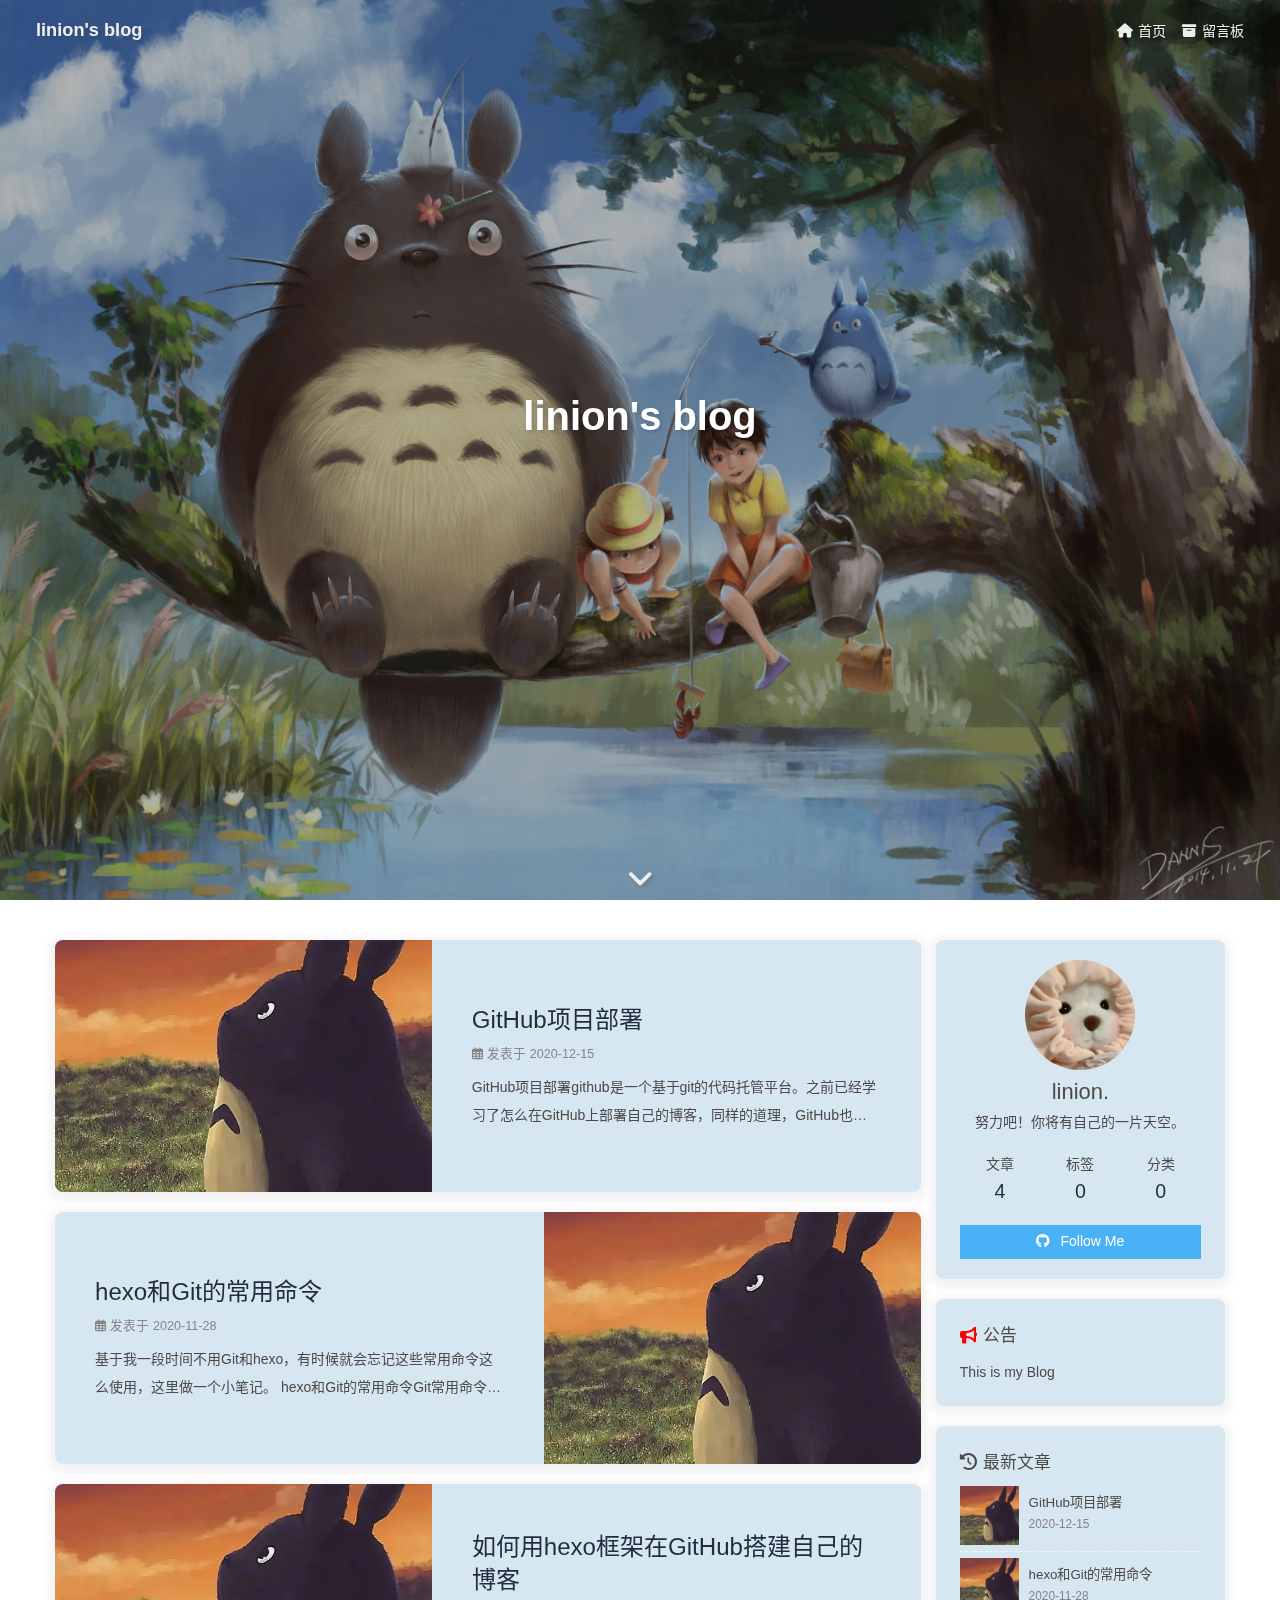
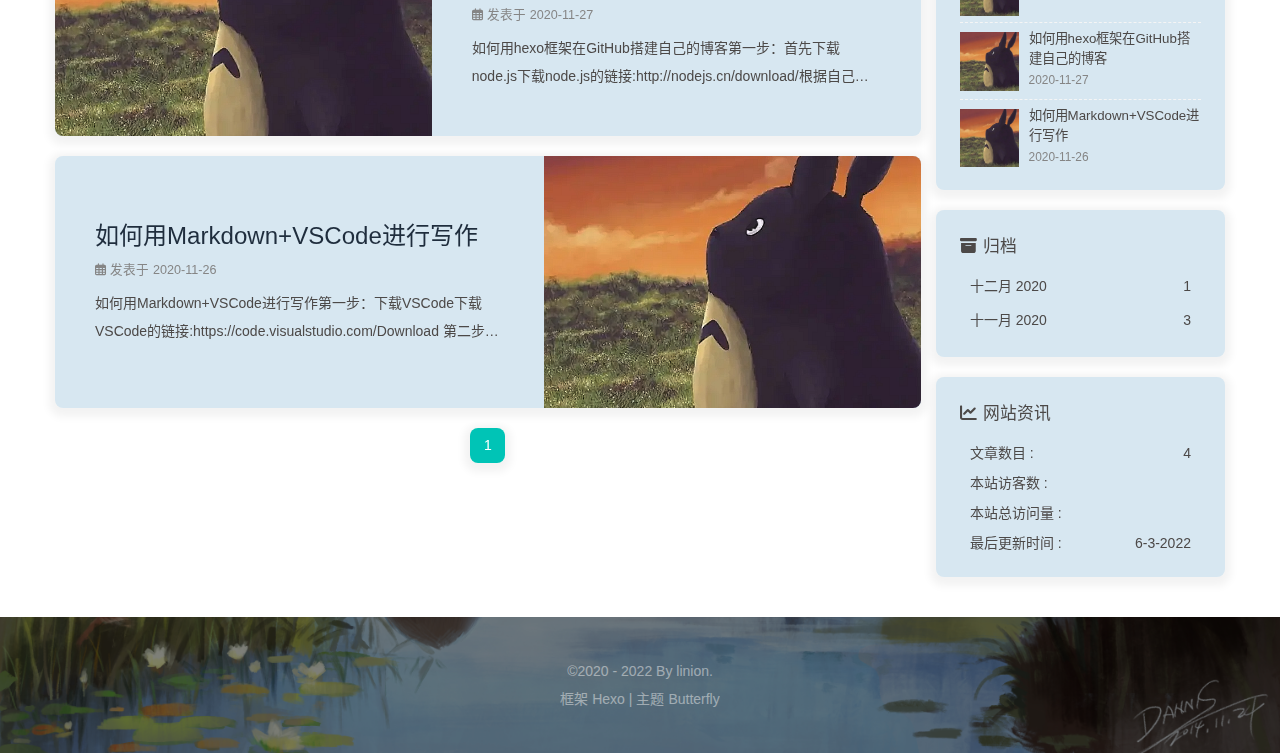
<file: index.html>
<!DOCTYPE html><html lang="zh-CN" data-theme="light"><head><meta charset="UTF-8"><meta http-equiv="X-UA-Compatible" content="IE=edge"><meta name="viewport" content="width=device-width, initial-scale=1.0, maximum-scale=1.0, user-scalable=no"><title>linion's blog</title><meta name="author" content="linion."><meta name="copyright" content="linion."><meta name="format-detection" content="telephone=no"><meta name="theme-color" content="ffffff"><meta name="description" content="努力吧！你将有自己的一片天空。">
<meta property="og:type" content="website">
<meta property="og:title" content="linion&#39;s blog">
<meta property="og:url" content="http://example.com/index.html">
<meta property="og:site_name" content="linion&#39;s blog">
<meta property="og:description" content="努力吧！你将有自己的一片天空。">
<meta property="og:locale" content="zh_CN">
<meta property="og:image" content="http://example.com/img/tx.jpg">
<meta property="article:author" content="linion.">
<meta name="twitter:card" content="summary">
<meta name="twitter:image" content="http://example.com/img/tx.jpg"><link rel="shortcut icon" href="/img/favicon.png"><link rel="canonical" href="http://example.com/"><link rel="preconnect" href="//cdn.jsdelivr.net"/><link rel="preconnect" href="//busuanzi.ibruce.info"/><link rel="stylesheet" href="/css/index.css"><link rel="stylesheet" href="https://cdn.jsdelivr.net/npm/@fortawesome/fontawesome-free@6/css/all.min.css" media="print" onload="this.media='all'"><link rel="stylesheet" href="https://cdn.jsdelivr.net/npm/@fancyapps/ui/dist/fancybox.css" media="print" onload="this.media='all'"><script>const GLOBAL_CONFIG = { 
  root: '/',
  algolia: undefined,
  localSearch: undefined,
  translate: undefined,
  noticeOutdate: undefined,
  highlight: {"plugin":"highlighjs","highlightCopy":true,"highlightLang":true,"highlightHeightLimit":false},
  copy: {
    success: '复制成功',
    error: '复制错误',
    noSupport: '浏览器不支持'
  },
  relativeDate: {
    homepage: false,
    post: false
  },
  runtime: '',
  date_suffix: {
    just: '刚刚',
    min: '分钟前',
    hour: '小时前',
    day: '天前',
    month: '个月前'
  },
  copyright: undefined,
  lightbox: 'fancybox',
  Snackbar: undefined,
  source: {
    justifiedGallery: {
      js: 'https://cdn.jsdelivr.net/npm/flickr-justified-gallery@2/dist/fjGallery.min.js',
      css: 'https://cdn.jsdelivr.net/npm/flickr-justified-gallery@2/dist/fjGallery.min.css'
    }
  },
  isPhotoFigcaption: false,
  islazyload: false,
  isAnchor: false
}</script><script id="config-diff">var GLOBAL_CONFIG_SITE = {
  title: 'linion\'s blog',
  isPost: false,
  isHome: true,
  isHighlightShrink: false,
  isToc: false,
  postUpdate: '2022-06-03 18:25:20'
}</script><noscript><style type="text/css">
  #nav {
    opacity: 1
  }
  .justified-gallery img {
    opacity: 1
  }

  #recent-posts time,
  #post-meta time {
    display: inline !important
  }
</style></noscript><script>(win=>{
    win.saveToLocal = {
      set: function setWithExpiry(key, value, ttl) {
        if (ttl === 0) return
        const now = new Date()
        const expiryDay = ttl * 86400000
        const item = {
          value: value,
          expiry: now.getTime() + expiryDay,
        }
        localStorage.setItem(key, JSON.stringify(item))
      },

      get: function getWithExpiry(key) {
        const itemStr = localStorage.getItem(key)

        if (!itemStr) {
          return undefined
        }
        const item = JSON.parse(itemStr)
        const now = new Date()

        if (now.getTime() > item.expiry) {
          localStorage.removeItem(key)
          return undefined
        }
        return item.value
      }
    }
  
    win.getScript = url => new Promise((resolve, reject) => {
      const script = document.createElement('script')
      script.src = url
      script.async = true
      script.onerror = reject
      script.onload = script.onreadystatechange = function() {
        const loadState = this.readyState
        if (loadState && loadState !== 'loaded' && loadState !== 'complete') return
        script.onload = script.onreadystatechange = null
        resolve()
      }
      document.head.appendChild(script)
    })
  
      win.activateDarkMode = function () {
        document.documentElement.setAttribute('data-theme', 'dark')
        if (document.querySelector('meta[name="theme-color"]') !== null) {
          document.querySelector('meta[name="theme-color"]').setAttribute('content', '#0d0d0d')
        }
      }
      win.activateLightMode = function () {
        document.documentElement.setAttribute('data-theme', 'light')
        if (document.querySelector('meta[name="theme-color"]') !== null) {
          document.querySelector('meta[name="theme-color"]').setAttribute('content', 'ffffff')
        }
      }
      const t = saveToLocal.get('theme')
    
          if (t === 'dark') activateDarkMode()
          else if (t === 'light') activateLightMode()
        
      const asideStatus = saveToLocal.get('aside-status')
      if (asideStatus !== undefined) {
        if (asideStatus === 'hide') {
          document.documentElement.classList.add('hide-aside')
        } else {
          document.documentElement.classList.remove('hide-aside')
        }
      }
    
    const detectApple = () => {
      if(/iPad|iPhone|iPod|Macintosh/.test(navigator.userAgent)){
        document.documentElement.classList.add('apple')
      }
    }
    detectApple()
    })(window)</script><meta name="generator" content="Hexo 6.2.0"></head><body><div id="web_bg"></div><div id="sidebar"><div id="menu-mask"></div><div id="sidebar-menus"><div class="avatar-img is-center"><img src="/img/tx.jpg" onerror="onerror=null;src='/img/friend_404.gif'" alt="avatar"/></div><div class="sidebar-site-data site-data is-center"><a href="/archives/"><div class="headline">文章</div><div class="length-num">4</div></a><a href="/tags/"><div class="headline">标签</div><div class="length-num">0</div></a><a href="/categories/"><div class="headline">分类</div><div class="length-num">0</div></a></div><hr/><div class="menus_items"><div class="menus_item"><a class="site-page" href="/"><i class="fa-fw fas fa-home"></i><span> 首页</span></a></div><div class="menus_item"><a class="site-page" href="/archives/"><i class="fa-fw fas fa-archive"></i><span> 留言板</span></a></div></div></div></div><div class="page" id="body-wrap"><header class="full_page" id="page-header" style="background-image: url('/img/lm.jpg')"><nav id="nav"><span id="blog_name"><a id="site-name" href="/">linion's blog</a></span><div id="menus"><div class="menus_items"><div class="menus_item"><a class="site-page" href="/"><i class="fa-fw fas fa-home"></i><span> 首页</span></a></div><div class="menus_item"><a class="site-page" href="/archives/"><i class="fa-fw fas fa-archive"></i><span> 留言板</span></a></div></div><div id="toggle-menu"><a class="site-page"><i class="fas fa-bars fa-fw"></i></a></div></div></nav><div id="site-info"><h1 id="site-title">linion's blog</h1></div><div id="scroll-down"><i class="fas fa-angle-down scroll-down-effects"></i></div></header><main class="layout" id="content-inner"><div class="recent-posts" id="recent-posts"><div class="recent-post-item"><div class="post_cover left"><a href="/2020/12/15/GitHub%E9%A1%B9%E7%9B%AE%E9%83%A8%E7%BD%B2/" title="GitHub项目部署"><img class="post_bg" src="/img/lm1.png" onerror="this.onerror=null;this.src='/img/lm1.png'" alt="GitHub项目部署"></a></div><div class="recent-post-info"><a class="article-title" href="/2020/12/15/GitHub%E9%A1%B9%E7%9B%AE%E9%83%A8%E7%BD%B2/" title="GitHub项目部署">GitHub项目部署</a><div class="article-meta-wrap"><span class="post-meta-date"><i class="far fa-calendar-alt"></i><span class="article-meta-label">发表于</span><time datetime="2020-12-15T07:25:45.000Z" title="发表于 2020-12-15 15:25:45">2020-12-15</time></span></div><div class="content">GitHub项目部署github是一个基于git的代码托管平台。之前已经学习了怎么在GitHub上部署自己的博客，同样的道理，GitHub也可以用来管理自己的项目代码文件等。
第一步：创建github repository(仓库)
第二步：用git命令先将自己的项目加载到本地1、首先在需要部署的项目根文件夹下启动git bash，执行命令git init进行初始化。2、初始化之后执行git add filename命令添加文件到本地仓库，这里的filename可以用“.”代替，表示添加该执行路径下的所有文件3、执行git commit -m “first commit” 命令把文件提交到仓库，这里“”中间的内容表示提交注释。这时，你所要部署的文件已经全部提交到了本地仓库了。
第三步：关联GitHub仓库1、到自己的GitHub中找到自己想要上传的仓库，并复制其地址链接。2、在git bash中执行命令git remote add origin 仓库地址，实现关联远程git仓库。3、继续执行命令git push -u origin master|main，将自己本地仓库的所有文件推送到远 ...</div></div></div><div class="recent-post-item"><div class="post_cover right"><a href="/2020/11/28/hexo%E5%92%8CGit%E7%9A%84%E5%B8%B8%E7%94%A8%E5%91%BD%E4%BB%A4/" title="hexo和Git的常用命令"><img class="post_bg" src="/img/lm1.png" onerror="this.onerror=null;this.src='/img/lm1.png'" alt="hexo和Git的常用命令"></a></div><div class="recent-post-info"><a class="article-title" href="/2020/11/28/hexo%E5%92%8CGit%E7%9A%84%E5%B8%B8%E7%94%A8%E5%91%BD%E4%BB%A4/" title="hexo和Git的常用命令">hexo和Git的常用命令</a><div class="article-meta-wrap"><span class="post-meta-date"><i class="far fa-calendar-alt"></i><span class="article-meta-label">发表于</span><time datetime="2020-11-27T16:25:58.000Z" title="发表于 2020-11-28 00:25:58">2020-11-28</time></span></div><div class="content">基于我一段时间不用Git和hexo，有时候就会忘记这些常用命令这么使用，这里做一个小笔记。
hexo和Git的常用命令Git常用命令1、git init&#x2F;&#x2F;把这个目录变成Git可以管理的仓库2、git add README.md &#x2F;&#x2F;添加介绍到本地仓库仓库3、git add .&#x2F;&#x2F;不但可以跟单一文件，还可以跟通配符，更可以跟目录。一个点就把当前目录下所有未追踪的文件全部add了4、git commit -m &quot;first commit&quot; &#x2F;&#x2F;把文件提交到仓库5、git branch -M main  &#x2F;&#x2F;合并分支到main分支上5、git remote add origin 仓库地址链接 &#x2F;&#x2F;关联远程仓库6、git push -u origin master|main &#x2F;&#x2F;把本地库的所有内容推送到远程库上7、rm -rf .git &#x2F;&#x2F;取消 git init 命令8、git pull --rebase ori ...</div></div></div><div class="recent-post-item"><div class="post_cover left"><a href="/2020/11/27/%E5%A6%82%E4%BD%95%E7%94%A8hexo%E6%A1%86%E6%9E%B6%E5%9C%A8GitHub%E6%90%AD%E5%BB%BA%E8%87%AA%E5%B7%B1%E7%9A%84%E5%8D%9A%E5%AE%A2/" title="如何用hexo框架在GitHub搭建自己的博客"><img class="post_bg" src="/img/lm1.png" onerror="this.onerror=null;this.src='/img/lm1.png'" alt="如何用hexo框架在GitHub搭建自己的博客"></a></div><div class="recent-post-info"><a class="article-title" href="/2020/11/27/%E5%A6%82%E4%BD%95%E7%94%A8hexo%E6%A1%86%E6%9E%B6%E5%9C%A8GitHub%E6%90%AD%E5%BB%BA%E8%87%AA%E5%B7%B1%E7%9A%84%E5%8D%9A%E5%AE%A2/" title="如何用hexo框架在GitHub搭建自己的博客">如何用hexo框架在GitHub搭建自己的博客</a><div class="article-meta-wrap"><span class="post-meta-date"><i class="far fa-calendar-alt"></i><span class="article-meta-label">发表于</span><time datetime="2020-11-27T10:53:58.000Z" title="发表于 2020-11-27 18:53:58">2020-11-27</time></span></div><div class="content">如何用hexo框架在GitHub搭建自己的博客第一步：首先下载node.js下载node.js的链接:http://nodejs.cn/download/根据自己的电脑系统的位数下载对应的安装包：安装配置一直点击next就好了，其中可以自己设置安装路径。安装完成之后，可以在终端通过命令查看node的版本，如果之前就以及下载过node.js就可以跳过这一步了。
第二步：注册GitHub账号GitHub的官网：https://github.com/，利用邮箱注册。
第三步：下载Git下载Git的链接：https://git-scm.com/download/win根据自己的32位机还是64位机进行选择下载：安装完成之后，可以在终端通过命令查看Git的版本，如果之前就以及下载过Git也可以跳过这一步。
第四步：GitHubSSH配置1、打开 Git Bash，输入如下命令，然后连续按三个回车即可：ssh-keygen -t rsa -C “你的邮箱”2、然后在电脑下找到id_rsa.pub文件并复制其中的所有内容。3.登录你的GitHub账号，在设置栏中找到SSH and GPG keys中 ...</div></div></div><div class="recent-post-item"><div class="post_cover right"><a href="/2020/11/26/%E5%A6%82%E4%BD%95%E7%94%A8Markdown+VSCode%E8%BF%9B%E8%A1%8C%E5%86%99%E4%BD%9C/" title="如何用Markdown+VSCode进行写作"><img class="post_bg" src="/img/lm1.png" onerror="this.onerror=null;this.src='/img/lm1.png'" alt="如何用Markdown+VSCode进行写作"></a></div><div class="recent-post-info"><a class="article-title" href="/2020/11/26/%E5%A6%82%E4%BD%95%E7%94%A8Markdown+VSCode%E8%BF%9B%E8%A1%8C%E5%86%99%E4%BD%9C/" title="如何用Markdown+VSCode进行写作">如何用Markdown+VSCode进行写作</a><div class="article-meta-wrap"><span class="post-meta-date"><i class="far fa-calendar-alt"></i><span class="article-meta-label">发表于</span><time datetime="2020-11-25T16:25:58.000Z" title="发表于 2020-11-26 00:25:58">2020-11-26</time></span></div><div class="content">如何用Markdown+VSCode进行写作第一步：下载VSCode下载VSCode的链接:https://code.visualstudio.com/Download
第二步：安装Markdown插件注意：如果需要使用中文版VSCode就点击最侧边栏的第五项，在搜索栏中搜索Chinese (Simplified) Language Pack for Visual Code并安装（如果不需要则直接跳过这一步）
接下来开始正式安装Markdown的插件分别在搜索栏搜索以下插件，再进行安装即可
第三步：用Markdown进行写作首先要创建一个文件夹并且新建一个文件（文件名以.md结尾）
好啦！接下来就可以开始写作啦！
接下来是对Markdown语法的简单介绍1、#+空格+文字：显示一级标题下的文字
2、##+空格+文字：显示两级标题下的文字
3、###+空格+文字：显示三级标题下的文字
4、!+[]+(图片名称)：直接插入图片
5、文字与文字之间空一行：重新开启下一段
6、直接输入链接名会直接识别出链接
7、**+文字+**：加粗文字（快捷键Ctrl+b)
8、*+文字+*：斜体文字（快捷 ...</div></div></div><nav id="pagination"><div class="pagination"><span class="page-number current">1</span></div></nav></div><div class="aside-content" id="aside-content"><div class="card-widget card-info"><div class="is-center"><div class="avatar-img"><img src="/img/tx.jpg" onerror="this.onerror=null;this.src='/img/friend_404.gif'" alt="avatar"/></div><div class="author-info__name">linion.</div><div class="author-info__description">努力吧！你将有自己的一片天空。</div></div><div class="card-info-data site-data is-center"><a href="/archives/"><div class="headline">文章</div><div class="length-num">4</div></a><a href="/tags/"><div class="headline">标签</div><div class="length-num">0</div></a><a href="/categories/"><div class="headline">分类</div><div class="length-num">0</div></a></div><a id="card-info-btn" target="_blank" rel="noopener" href="https://github.com/xxxxxx"><i class="fab fa-github"></i><span>Follow Me</span></a></div><div class="card-widget card-announcement"><div class="item-headline"><i class="fas fa-bullhorn fa-shake"></i><span>公告</span></div><div class="announcement_content">This is my Blog</div></div><div class="sticky_layout"><div class="card-widget card-recent-post"><div class="item-headline"><i class="fas fa-history"></i><span>最新文章</span></div><div class="aside-list"><div class="aside-list-item"><a class="thumbnail" href="/2020/12/15/GitHub%E9%A1%B9%E7%9B%AE%E9%83%A8%E7%BD%B2/" title="GitHub项目部署"><img src="/img/lm1.png" onerror="this.onerror=null;this.src='/img/lm1.png'" alt="GitHub项目部署"/></a><div class="content"><a class="title" href="/2020/12/15/GitHub%E9%A1%B9%E7%9B%AE%E9%83%A8%E7%BD%B2/" title="GitHub项目部署">GitHub项目部署</a><time datetime="2020-12-15T07:25:45.000Z" title="发表于 2020-12-15 15:25:45">2020-12-15</time></div></div><div class="aside-list-item"><a class="thumbnail" href="/2020/11/28/hexo%E5%92%8CGit%E7%9A%84%E5%B8%B8%E7%94%A8%E5%91%BD%E4%BB%A4/" title="hexo和Git的常用命令"><img src="/img/lm1.png" onerror="this.onerror=null;this.src='/img/lm1.png'" alt="hexo和Git的常用命令"/></a><div class="content"><a class="title" href="/2020/11/28/hexo%E5%92%8CGit%E7%9A%84%E5%B8%B8%E7%94%A8%E5%91%BD%E4%BB%A4/" title="hexo和Git的常用命令">hexo和Git的常用命令</a><time datetime="2020-11-27T16:25:58.000Z" title="发表于 2020-11-28 00:25:58">2020-11-28</time></div></div><div class="aside-list-item"><a class="thumbnail" href="/2020/11/27/%E5%A6%82%E4%BD%95%E7%94%A8hexo%E6%A1%86%E6%9E%B6%E5%9C%A8GitHub%E6%90%AD%E5%BB%BA%E8%87%AA%E5%B7%B1%E7%9A%84%E5%8D%9A%E5%AE%A2/" title="如何用hexo框架在GitHub搭建自己的博客"><img src="/img/lm1.png" onerror="this.onerror=null;this.src='/img/lm1.png'" alt="如何用hexo框架在GitHub搭建自己的博客"/></a><div class="content"><a class="title" href="/2020/11/27/%E5%A6%82%E4%BD%95%E7%94%A8hexo%E6%A1%86%E6%9E%B6%E5%9C%A8GitHub%E6%90%AD%E5%BB%BA%E8%87%AA%E5%B7%B1%E7%9A%84%E5%8D%9A%E5%AE%A2/" title="如何用hexo框架在GitHub搭建自己的博客">如何用hexo框架在GitHub搭建自己的博客</a><time datetime="2020-11-27T10:53:58.000Z" title="发表于 2020-11-27 18:53:58">2020-11-27</time></div></div><div class="aside-list-item"><a class="thumbnail" href="/2020/11/26/%E5%A6%82%E4%BD%95%E7%94%A8Markdown+VSCode%E8%BF%9B%E8%A1%8C%E5%86%99%E4%BD%9C/" title="如何用Markdown+VSCode进行写作"><img src="/img/lm1.png" onerror="this.onerror=null;this.src='/img/lm1.png'" alt="如何用Markdown+VSCode进行写作"/></a><div class="content"><a class="title" href="/2020/11/26/%E5%A6%82%E4%BD%95%E7%94%A8Markdown+VSCode%E8%BF%9B%E8%A1%8C%E5%86%99%E4%BD%9C/" title="如何用Markdown+VSCode进行写作">如何用Markdown+VSCode进行写作</a><time datetime="2020-11-25T16:25:58.000Z" title="发表于 2020-11-26 00:25:58">2020-11-26</time></div></div></div></div><div class="card-widget card-archives"><div class="item-headline"><i class="fas fa-archive"></i><span>归档</span></div><ul class="card-archive-list"><li class="card-archive-list-item"><a class="card-archive-list-link" href="/archives/2020/12/"><span class="card-archive-list-date">十二月 2020</span><span class="card-archive-list-count">1</span></a></li><li class="card-archive-list-item"><a class="card-archive-list-link" href="/archives/2020/11/"><span class="card-archive-list-date">十一月 2020</span><span class="card-archive-list-count">3</span></a></li></ul></div><div class="card-widget card-webinfo"><div class="item-headline"><i class="fas fa-chart-line"></i><span>网站资讯</span></div><div class="webinfo"><div class="webinfo-item"><div class="item-name">文章数目 :</div><div class="item-count">4</div></div><div class="webinfo-item"><div class="item-name">本站访客数 :</div><div class="item-count" id="busuanzi_value_site_uv"></div></div><div class="webinfo-item"><div class="item-name">本站总访问量 :</div><div class="item-count" id="busuanzi_value_site_pv"></div></div><div class="webinfo-item"><div class="item-name">最后更新时间 :</div><div class="item-count" id="last-push-date" data-lastPushDate="2022-06-03T10:25:20.564Z"></div></div></div></div></div></div></main><footer id="footer" style="background-image: url('/img/lm.jpg')"><div id="footer-wrap"><div class="copyright">&copy;2020 - 2022 By linion.</div><div class="framework-info"><span>框架 </span><a target="_blank" rel="noopener" href="https://hexo.io">Hexo</a><span class="footer-separator">|</span><span>主题 </span><a target="_blank" rel="noopener" href="https://github.com/jerryc127/hexo-theme-butterfly">Butterfly</a></div></div></footer></div><div id="rightside"><div id="rightside-config-hide"><button id="darkmode" type="button" title="浅色和深色模式转换"><i class="fas fa-adjust"></i></button><button id="hide-aside-btn" type="button" title="单栏和双栏切换"><i class="fas fa-arrows-alt-h"></i></button></div><div id="rightside-config-show"><button id="rightside_config" type="button" title="设置"><i class="fas fa-cog fa-spin"></i></button><button id="go-up" type="button" title="回到顶部"><i class="fas fa-arrow-up"></i></button></div></div><div><script src="/js/utils.js"></script><script src="/js/main.js"></script><script src="https://cdn.jsdelivr.net/npm/@fancyapps/ui/dist/fancybox.umd.js"></script><div class="js-pjax"></div><script async data-pjax src="//busuanzi.ibruce.info/busuanzi/2.3/busuanzi.pure.mini.js"></script></div></body></html>
</file>
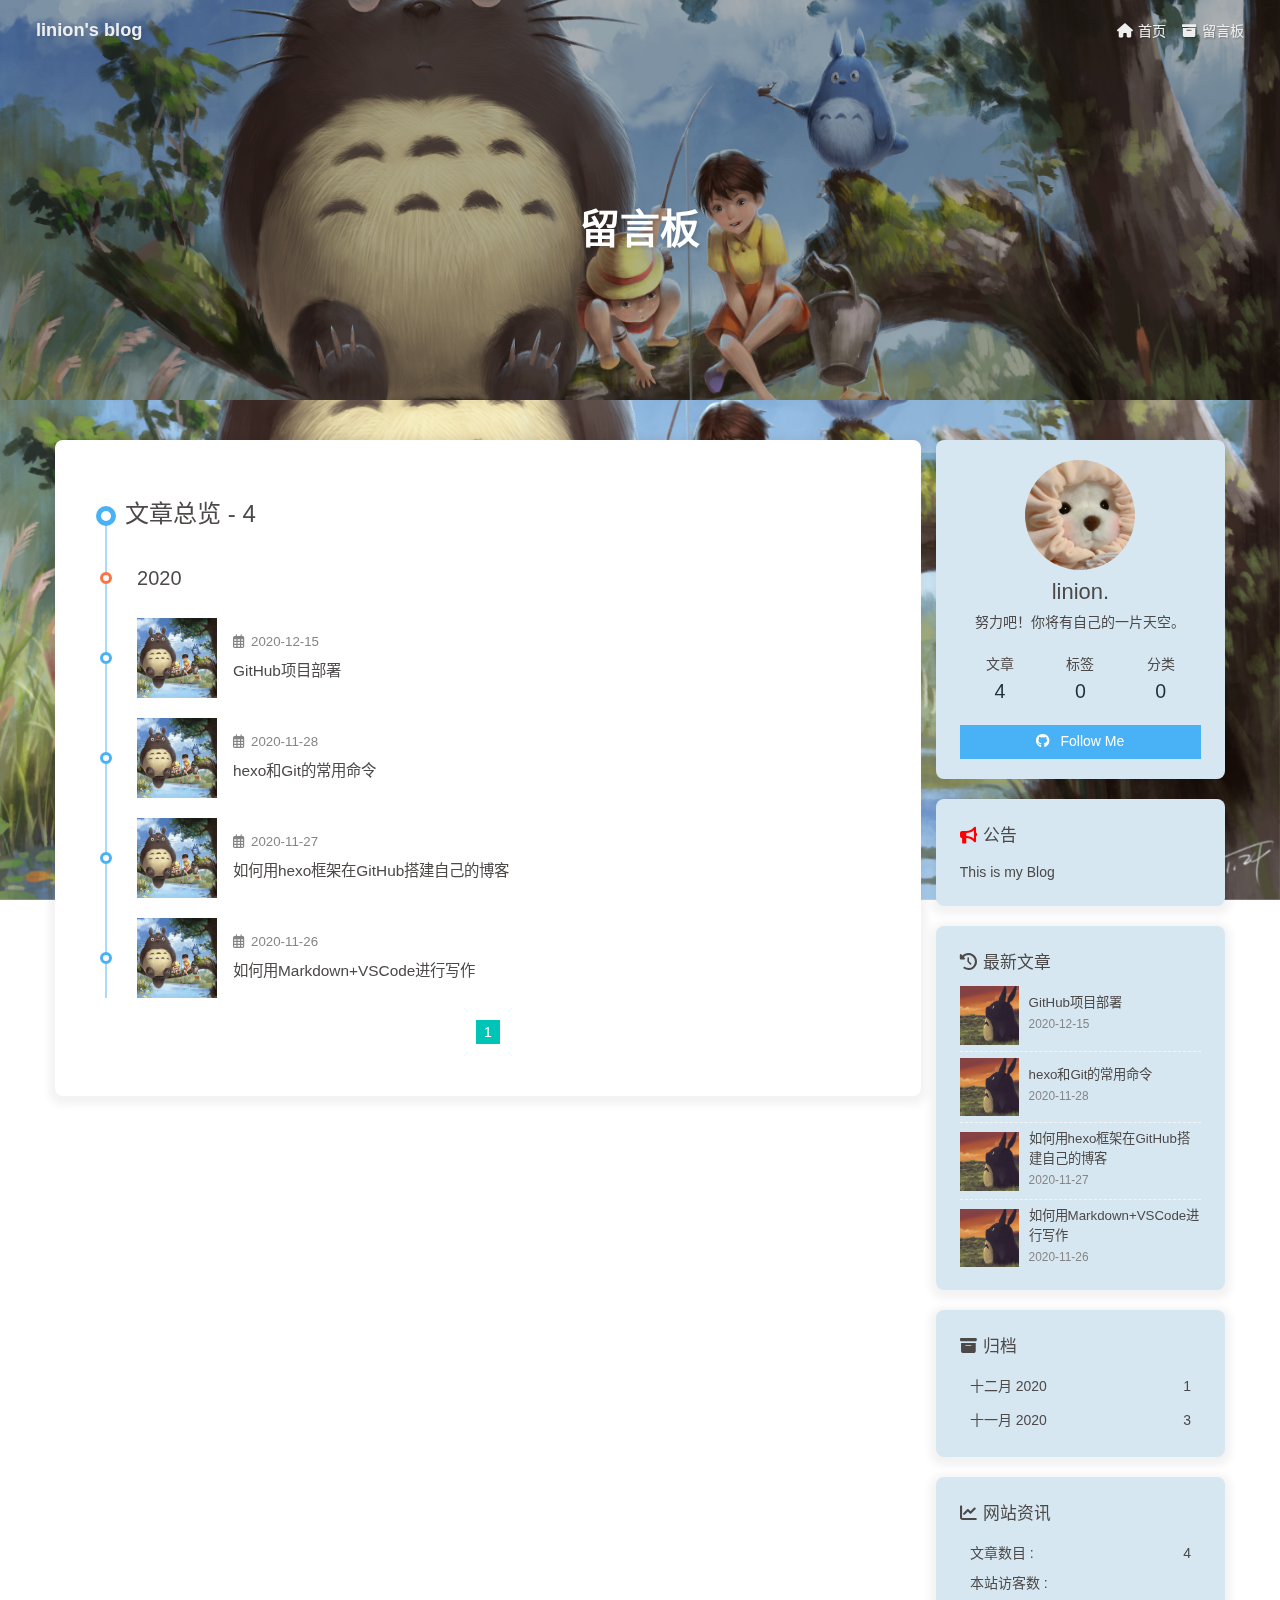
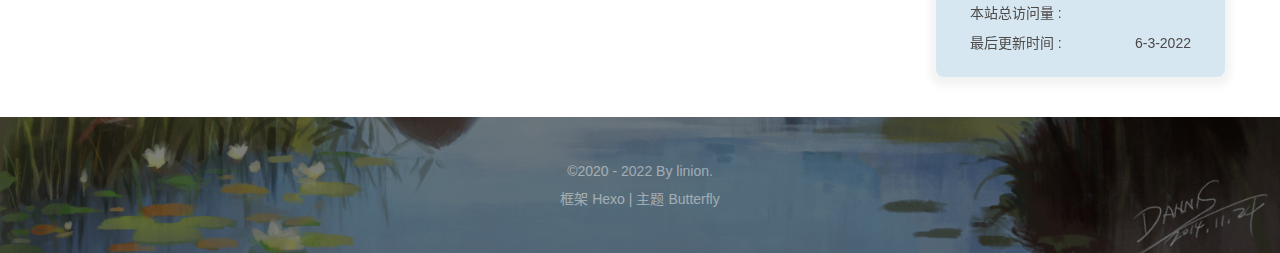
<file: archives/index.html>
<!DOCTYPE html><html lang="zh-CN" data-theme="light"><head><meta charset="UTF-8"><meta http-equiv="X-UA-Compatible" content="IE=edge"><meta name="viewport" content="width=device-width, initial-scale=1.0, maximum-scale=1.0, user-scalable=no"><title>留言板 | linion's blog</title><meta name="author" content="linion."><meta name="copyright" content="linion."><meta name="format-detection" content="telephone=no"><meta name="theme-color" content="ffffff"><meta name="description" content="努力吧！你将有自己的一片天空。">
<meta property="og:type" content="website">
<meta property="og:title" content="linion&#39;s blog">
<meta property="og:url" content="http://example.com/archives/index.html">
<meta property="og:site_name" content="linion&#39;s blog">
<meta property="og:description" content="努力吧！你将有自己的一片天空。">
<meta property="og:locale" content="zh_CN">
<meta property="og:image" content="http://example.com/img/tx.jpg">
<meta property="article:author" content="linion.">
<meta name="twitter:card" content="summary">
<meta name="twitter:image" content="http://example.com/img/tx.jpg"><link rel="shortcut icon" href="/img/favicon.png"><link rel="canonical" href="http://example.com/archives/"><link rel="preconnect" href="//cdn.jsdelivr.net"/><link rel="preconnect" href="//busuanzi.ibruce.info"/><link rel="stylesheet" href="/css/index.css"><link rel="stylesheet" href="https://cdn.jsdelivr.net/npm/@fortawesome/fontawesome-free@6/css/all.min.css" media="print" onload="this.media='all'"><link rel="stylesheet" href="https://cdn.jsdelivr.net/npm/@fancyapps/ui/dist/fancybox.css" media="print" onload="this.media='all'"><script>const GLOBAL_CONFIG = { 
  root: '/',
  algolia: undefined,
  localSearch: undefined,
  translate: undefined,
  noticeOutdate: undefined,
  highlight: {"plugin":"highlighjs","highlightCopy":true,"highlightLang":true,"highlightHeightLimit":false},
  copy: {
    success: '复制成功',
    error: '复制错误',
    noSupport: '浏览器不支持'
  },
  relativeDate: {
    homepage: false,
    post: false
  },
  runtime: '',
  date_suffix: {
    just: '刚刚',
    min: '分钟前',
    hour: '小时前',
    day: '天前',
    month: '个月前'
  },
  copyright: undefined,
  lightbox: 'fancybox',
  Snackbar: undefined,
  source: {
    justifiedGallery: {
      js: 'https://cdn.jsdelivr.net/npm/flickr-justified-gallery@2/dist/fjGallery.min.js',
      css: 'https://cdn.jsdelivr.net/npm/flickr-justified-gallery@2/dist/fjGallery.min.css'
    }
  },
  isPhotoFigcaption: false,
  islazyload: false,
  isAnchor: false
}</script><script id="config-diff">var GLOBAL_CONFIG_SITE = {
  title: '留言板',
  isPost: false,
  isHome: false,
  isHighlightShrink: false,
  isToc: false,
  postUpdate: '2022-06-03 18:25:20'
}</script><noscript><style type="text/css">
  #nav {
    opacity: 1
  }
  .justified-gallery img {
    opacity: 1
  }

  #recent-posts time,
  #post-meta time {
    display: inline !important
  }
</style></noscript><script>(win=>{
    win.saveToLocal = {
      set: function setWithExpiry(key, value, ttl) {
        if (ttl === 0) return
        const now = new Date()
        const expiryDay = ttl * 86400000
        const item = {
          value: value,
          expiry: now.getTime() + expiryDay,
        }
        localStorage.setItem(key, JSON.stringify(item))
      },

      get: function getWithExpiry(key) {
        const itemStr = localStorage.getItem(key)

        if (!itemStr) {
          return undefined
        }
        const item = JSON.parse(itemStr)
        const now = new Date()

        if (now.getTime() > item.expiry) {
          localStorage.removeItem(key)
          return undefined
        }
        return item.value
      }
    }
  
    win.getScript = url => new Promise((resolve, reject) => {
      const script = document.createElement('script')
      script.src = url
      script.async = true
      script.onerror = reject
      script.onload = script.onreadystatechange = function() {
        const loadState = this.readyState
        if (loadState && loadState !== 'loaded' && loadState !== 'complete') return
        script.onload = script.onreadystatechange = null
        resolve()
      }
      document.head.appendChild(script)
    })
  
      win.activateDarkMode = function () {
        document.documentElement.setAttribute('data-theme', 'dark')
        if (document.querySelector('meta[name="theme-color"]') !== null) {
          document.querySelector('meta[name="theme-color"]').setAttribute('content', '#0d0d0d')
        }
      }
      win.activateLightMode = function () {
        document.documentElement.setAttribute('data-theme', 'light')
        if (document.querySelector('meta[name="theme-color"]') !== null) {
          document.querySelector('meta[name="theme-color"]').setAttribute('content', 'ffffff')
        }
      }
      const t = saveToLocal.get('theme')
    
          if (t === 'dark') activateDarkMode()
          else if (t === 'light') activateLightMode()
        
      const asideStatus = saveToLocal.get('aside-status')
      if (asideStatus !== undefined) {
        if (asideStatus === 'hide') {
          document.documentElement.classList.add('hide-aside')
        } else {
          document.documentElement.classList.remove('hide-aside')
        }
      }
    
    const detectApple = () => {
      if(/iPad|iPhone|iPod|Macintosh/.test(navigator.userAgent)){
        document.documentElement.classList.add('apple')
      }
    }
    detectApple()
    })(window)</script><meta name="generator" content="Hexo 6.2.0"></head><body><div id="web_bg"></div><div id="sidebar"><div id="menu-mask"></div><div id="sidebar-menus"><div class="avatar-img is-center"><img src="/img/tx.jpg" onerror="onerror=null;src='/img/friend_404.gif'" alt="avatar"/></div><div class="sidebar-site-data site-data is-center"><a href="/archives/"><div class="headline">文章</div><div class="length-num">4</div></a><a href="/tags/"><div class="headline">标签</div><div class="length-num">0</div></a><a href="/categories/"><div class="headline">分类</div><div class="length-num">0</div></a></div><hr/><div class="menus_items"><div class="menus_item"><a class="site-page" href="/"><i class="fa-fw fas fa-home"></i><span> 首页</span></a></div><div class="menus_item"><a class="site-page" href="/archives/"><i class="fa-fw fas fa-archive"></i><span> 留言板</span></a></div></div></div></div><div class="page" id="body-wrap"><header class="not-home-page" id="page-header" style="background-image: url('/img/lm.jpg')"><nav id="nav"><span id="blog_name"><a id="site-name" href="/">linion's blog</a></span><div id="menus"><div class="menus_items"><div class="menus_item"><a class="site-page" href="/"><i class="fa-fw fas fa-home"></i><span> 首页</span></a></div><div class="menus_item"><a class="site-page" href="/archives/"><i class="fa-fw fas fa-archive"></i><span> 留言板</span></a></div></div><div id="toggle-menu"><a class="site-page"><i class="fas fa-bars fa-fw"></i></a></div></div></nav><div id="page-site-info"><h1 id="site-title">留言板</h1></div></header><main class="layout" id="content-inner"><div id="archive"><div class="article-sort-title">文章总览 - 4</div><div class="article-sort"><div class="article-sort-item year">2020</div><div class="article-sort-item"><a class="article-sort-item-img" href="/2020/12/15/GitHub%E9%A1%B9%E7%9B%AE%E9%83%A8%E7%BD%B2/" title="GitHub项目部署"><img src="/img/lm.jpg" alt="GitHub项目部署" onerror="this.onerror=null;this.src='/img/lm1.png'"></a><div class="article-sort-item-info"><div class="article-sort-item-time"><i class="far fa-calendar-alt"></i><time class="post-meta-date-created" datetime="2020-12-15T07:25:45.000Z" title="发表于 2020-12-15 15:25:45">2020-12-15</time></div><a class="article-sort-item-title" href="/2020/12/15/GitHub%E9%A1%B9%E7%9B%AE%E9%83%A8%E7%BD%B2/" title="GitHub项目部署">GitHub项目部署</a></div></div><div class="article-sort-item"><a class="article-sort-item-img" href="/2020/11/28/hexo%E5%92%8CGit%E7%9A%84%E5%B8%B8%E7%94%A8%E5%91%BD%E4%BB%A4/" title="hexo和Git的常用命令"><img src="/img/lm.jpg" alt="hexo和Git的常用命令" onerror="this.onerror=null;this.src='/img/lm1.png'"></a><div class="article-sort-item-info"><div class="article-sort-item-time"><i class="far fa-calendar-alt"></i><time class="post-meta-date-created" datetime="2020-11-27T16:25:58.000Z" title="发表于 2020-11-28 00:25:58">2020-11-28</time></div><a class="article-sort-item-title" href="/2020/11/28/hexo%E5%92%8CGit%E7%9A%84%E5%B8%B8%E7%94%A8%E5%91%BD%E4%BB%A4/" title="hexo和Git的常用命令">hexo和Git的常用命令</a></div></div><div class="article-sort-item"><a class="article-sort-item-img" href="/2020/11/27/%E5%A6%82%E4%BD%95%E7%94%A8hexo%E6%A1%86%E6%9E%B6%E5%9C%A8GitHub%E6%90%AD%E5%BB%BA%E8%87%AA%E5%B7%B1%E7%9A%84%E5%8D%9A%E5%AE%A2/" title="如何用hexo框架在GitHub搭建自己的博客"><img src="/img/lm.jpg" alt="如何用hexo框架在GitHub搭建自己的博客" onerror="this.onerror=null;this.src='/img/lm1.png'"></a><div class="article-sort-item-info"><div class="article-sort-item-time"><i class="far fa-calendar-alt"></i><time class="post-meta-date-created" datetime="2020-11-27T10:53:58.000Z" title="发表于 2020-11-27 18:53:58">2020-11-27</time></div><a class="article-sort-item-title" href="/2020/11/27/%E5%A6%82%E4%BD%95%E7%94%A8hexo%E6%A1%86%E6%9E%B6%E5%9C%A8GitHub%E6%90%AD%E5%BB%BA%E8%87%AA%E5%B7%B1%E7%9A%84%E5%8D%9A%E5%AE%A2/" title="如何用hexo框架在GitHub搭建自己的博客">如何用hexo框架在GitHub搭建自己的博客</a></div></div><div class="article-sort-item"><a class="article-sort-item-img" href="/2020/11/26/%E5%A6%82%E4%BD%95%E7%94%A8Markdown+VSCode%E8%BF%9B%E8%A1%8C%E5%86%99%E4%BD%9C/" title="如何用Markdown+VSCode进行写作"><img src="/img/lm.jpg" alt="如何用Markdown+VSCode进行写作" onerror="this.onerror=null;this.src='/img/lm1.png'"></a><div class="article-sort-item-info"><div class="article-sort-item-time"><i class="far fa-calendar-alt"></i><time class="post-meta-date-created" datetime="2020-11-25T16:25:58.000Z" title="发表于 2020-11-26 00:25:58">2020-11-26</time></div><a class="article-sort-item-title" href="/2020/11/26/%E5%A6%82%E4%BD%95%E7%94%A8Markdown+VSCode%E8%BF%9B%E8%A1%8C%E5%86%99%E4%BD%9C/" title="如何用Markdown+VSCode进行写作">如何用Markdown+VSCode进行写作</a></div></div></div><nav id="pagination"><div class="pagination"><span class="page-number current">1</span></div></nav></div><div class="aside-content" id="aside-content"><div class="card-widget card-info"><div class="is-center"><div class="avatar-img"><img src="/img/tx.jpg" onerror="this.onerror=null;this.src='/img/friend_404.gif'" alt="avatar"/></div><div class="author-info__name">linion.</div><div class="author-info__description">努力吧！你将有自己的一片天空。</div></div><div class="card-info-data site-data is-center"><a href="/archives/"><div class="headline">文章</div><div class="length-num">4</div></a><a href="/tags/"><div class="headline">标签</div><div class="length-num">0</div></a><a href="/categories/"><div class="headline">分类</div><div class="length-num">0</div></a></div><a id="card-info-btn" target="_blank" rel="noopener" href="https://github.com/xxxxxx"><i class="fab fa-github"></i><span>Follow Me</span></a></div><div class="card-widget card-announcement"><div class="item-headline"><i class="fas fa-bullhorn fa-shake"></i><span>公告</span></div><div class="announcement_content">This is my Blog</div></div><div class="sticky_layout"><div class="card-widget card-recent-post"><div class="item-headline"><i class="fas fa-history"></i><span>最新文章</span></div><div class="aside-list"><div class="aside-list-item"><a class="thumbnail" href="/2020/12/15/GitHub%E9%A1%B9%E7%9B%AE%E9%83%A8%E7%BD%B2/" title="GitHub项目部署"><img src="/img/lm1.png" onerror="this.onerror=null;this.src='/img/lm1.png'" alt="GitHub项目部署"/></a><div class="content"><a class="title" href="/2020/12/15/GitHub%E9%A1%B9%E7%9B%AE%E9%83%A8%E7%BD%B2/" title="GitHub项目部署">GitHub项目部署</a><time datetime="2020-12-15T07:25:45.000Z" title="发表于 2020-12-15 15:25:45">2020-12-15</time></div></div><div class="aside-list-item"><a class="thumbnail" href="/2020/11/28/hexo%E5%92%8CGit%E7%9A%84%E5%B8%B8%E7%94%A8%E5%91%BD%E4%BB%A4/" title="hexo和Git的常用命令"><img src="/img/lm1.png" onerror="this.onerror=null;this.src='/img/lm1.png'" alt="hexo和Git的常用命令"/></a><div class="content"><a class="title" href="/2020/11/28/hexo%E5%92%8CGit%E7%9A%84%E5%B8%B8%E7%94%A8%E5%91%BD%E4%BB%A4/" title="hexo和Git的常用命令">hexo和Git的常用命令</a><time datetime="2020-11-27T16:25:58.000Z" title="发表于 2020-11-28 00:25:58">2020-11-28</time></div></div><div class="aside-list-item"><a class="thumbnail" href="/2020/11/27/%E5%A6%82%E4%BD%95%E7%94%A8hexo%E6%A1%86%E6%9E%B6%E5%9C%A8GitHub%E6%90%AD%E5%BB%BA%E8%87%AA%E5%B7%B1%E7%9A%84%E5%8D%9A%E5%AE%A2/" title="如何用hexo框架在GitHub搭建自己的博客"><img src="/img/lm1.png" onerror="this.onerror=null;this.src='/img/lm1.png'" alt="如何用hexo框架在GitHub搭建自己的博客"/></a><div class="content"><a class="title" href="/2020/11/27/%E5%A6%82%E4%BD%95%E7%94%A8hexo%E6%A1%86%E6%9E%B6%E5%9C%A8GitHub%E6%90%AD%E5%BB%BA%E8%87%AA%E5%B7%B1%E7%9A%84%E5%8D%9A%E5%AE%A2/" title="如何用hexo框架在GitHub搭建自己的博客">如何用hexo框架在GitHub搭建自己的博客</a><time datetime="2020-11-27T10:53:58.000Z" title="发表于 2020-11-27 18:53:58">2020-11-27</time></div></div><div class="aside-list-item"><a class="thumbnail" href="/2020/11/26/%E5%A6%82%E4%BD%95%E7%94%A8Markdown+VSCode%E8%BF%9B%E8%A1%8C%E5%86%99%E4%BD%9C/" title="如何用Markdown+VSCode进行写作"><img src="/img/lm1.png" onerror="this.onerror=null;this.src='/img/lm1.png'" alt="如何用Markdown+VSCode进行写作"/></a><div class="content"><a class="title" href="/2020/11/26/%E5%A6%82%E4%BD%95%E7%94%A8Markdown+VSCode%E8%BF%9B%E8%A1%8C%E5%86%99%E4%BD%9C/" title="如何用Markdown+VSCode进行写作">如何用Markdown+VSCode进行写作</a><time datetime="2020-11-25T16:25:58.000Z" title="发表于 2020-11-26 00:25:58">2020-11-26</time></div></div></div></div><div class="card-widget card-archives"><div class="item-headline"><i class="fas fa-archive"></i><span>归档</span></div><ul class="card-archive-list"><li class="card-archive-list-item"><a class="card-archive-list-link" href="/archives/2020/12/"><span class="card-archive-list-date">十二月 2020</span><span class="card-archive-list-count">1</span></a></li><li class="card-archive-list-item"><a class="card-archive-list-link" href="/archives/2020/11/"><span class="card-archive-list-date">十一月 2020</span><span class="card-archive-list-count">3</span></a></li></ul></div><div class="card-widget card-webinfo"><div class="item-headline"><i class="fas fa-chart-line"></i><span>网站资讯</span></div><div class="webinfo"><div class="webinfo-item"><div class="item-name">文章数目 :</div><div class="item-count">4</div></div><div class="webinfo-item"><div class="item-name">本站访客数 :</div><div class="item-count" id="busuanzi_value_site_uv"></div></div><div class="webinfo-item"><div class="item-name">本站总访问量 :</div><div class="item-count" id="busuanzi_value_site_pv"></div></div><div class="webinfo-item"><div class="item-name">最后更新时间 :</div><div class="item-count" id="last-push-date" data-lastPushDate="2022-06-03T10:25:20.564Z"></div></div></div></div></div></div></main><footer id="footer" style="background-image: url('/img/lm.jpg')"><div id="footer-wrap"><div class="copyright">&copy;2020 - 2022 By linion.</div><div class="framework-info"><span>框架 </span><a target="_blank" rel="noopener" href="https://hexo.io">Hexo</a><span class="footer-separator">|</span><span>主题 </span><a target="_blank" rel="noopener" href="https://github.com/jerryc127/hexo-theme-butterfly">Butterfly</a></div></div></footer></div><div id="rightside"><div id="rightside-config-hide"><button id="darkmode" type="button" title="浅色和深色模式转换"><i class="fas fa-adjust"></i></button><button id="hide-aside-btn" type="button" title="单栏和双栏切换"><i class="fas fa-arrows-alt-h"></i></button></div><div id="rightside-config-show"><button id="rightside_config" type="button" title="设置"><i class="fas fa-cog fa-spin"></i></button><button id="go-up" type="button" title="回到顶部"><i class="fas fa-arrow-up"></i></button></div></div><div><script src="/js/utils.js"></script><script src="/js/main.js"></script><script src="https://cdn.jsdelivr.net/npm/@fancyapps/ui/dist/fancybox.umd.js"></script><div class="js-pjax"></div><script async data-pjax src="//busuanzi.ibruce.info/busuanzi/2.3/busuanzi.pure.mini.js"></script></div></body></html>
</file>
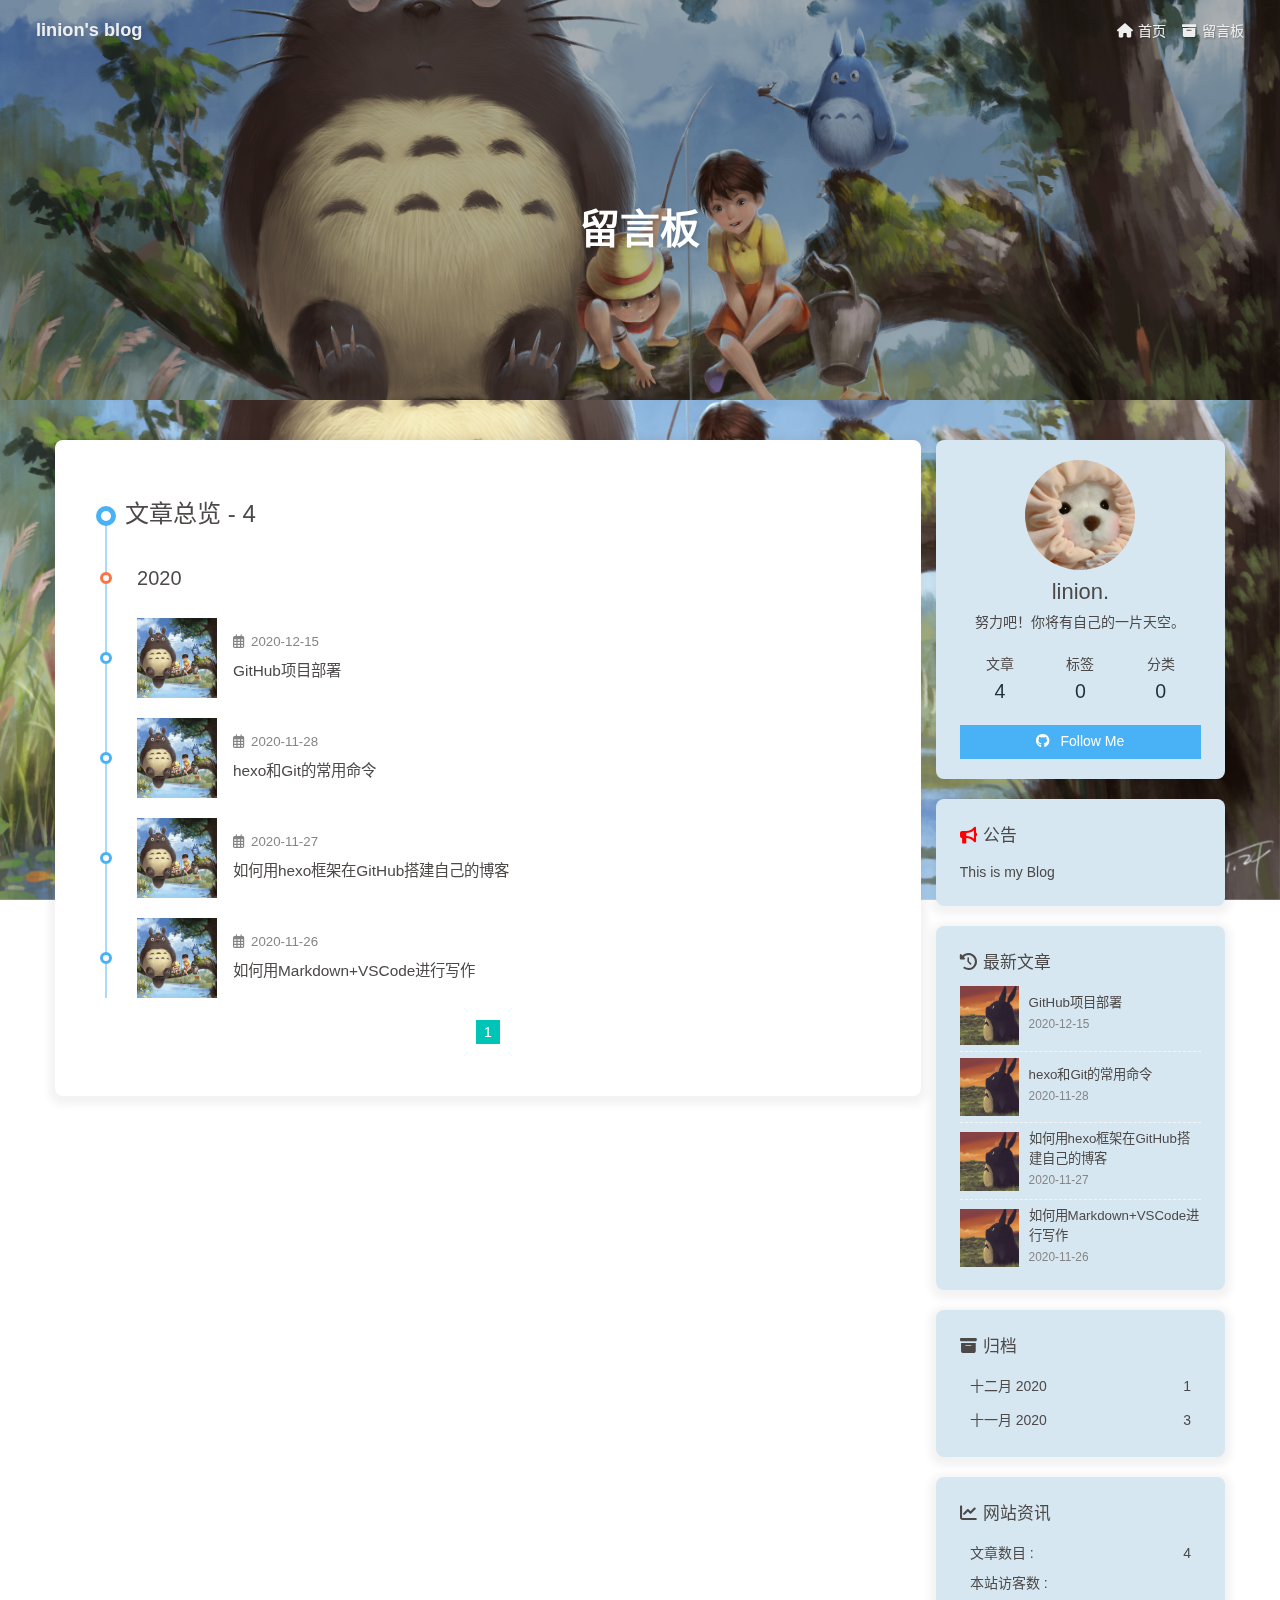
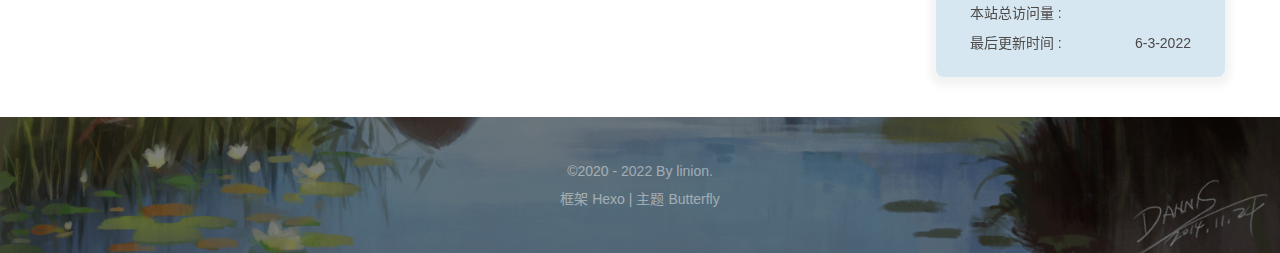
<file: archives/2020/index.html>
<!DOCTYPE html><html lang="zh-CN" data-theme="light"><head><meta charset="UTF-8"><meta http-equiv="X-UA-Compatible" content="IE=edge"><meta name="viewport" content="width=device-width, initial-scale=1.0, maximum-scale=1.0, user-scalable=no"><title>留言板 | linion's blog</title><meta name="author" content="linion."><meta name="copyright" content="linion."><meta name="format-detection" content="telephone=no"><meta name="theme-color" content="ffffff"><meta name="description" content="努力吧！你将有自己的一片天空。">
<meta property="og:type" content="website">
<meta property="og:title" content="linion&#39;s blog">
<meta property="og:url" content="http://example.com/archives/2020/index.html">
<meta property="og:site_name" content="linion&#39;s blog">
<meta property="og:description" content="努力吧！你将有自己的一片天空。">
<meta property="og:locale" content="zh_CN">
<meta property="og:image" content="http://example.com/img/tx.jpg">
<meta property="article:author" content="linion.">
<meta name="twitter:card" content="summary">
<meta name="twitter:image" content="http://example.com/img/tx.jpg"><link rel="shortcut icon" href="/img/favicon.png"><link rel="canonical" href="http://example.com/archives/2020/"><link rel="preconnect" href="//cdn.jsdelivr.net"/><link rel="preconnect" href="//busuanzi.ibruce.info"/><link rel="stylesheet" href="/css/index.css"><link rel="stylesheet" href="https://cdn.jsdelivr.net/npm/@fortawesome/fontawesome-free@6/css/all.min.css" media="print" onload="this.media='all'"><link rel="stylesheet" href="https://cdn.jsdelivr.net/npm/@fancyapps/ui/dist/fancybox.css" media="print" onload="this.media='all'"><script>const GLOBAL_CONFIG = { 
  root: '/',
  algolia: undefined,
  localSearch: undefined,
  translate: undefined,
  noticeOutdate: undefined,
  highlight: {"plugin":"highlighjs","highlightCopy":true,"highlightLang":true,"highlightHeightLimit":false},
  copy: {
    success: '复制成功',
    error: '复制错误',
    noSupport: '浏览器不支持'
  },
  relativeDate: {
    homepage: false,
    post: false
  },
  runtime: '',
  date_suffix: {
    just: '刚刚',
    min: '分钟前',
    hour: '小时前',
    day: '天前',
    month: '个月前'
  },
  copyright: undefined,
  lightbox: 'fancybox',
  Snackbar: undefined,
  source: {
    justifiedGallery: {
      js: 'https://cdn.jsdelivr.net/npm/flickr-justified-gallery@2/dist/fjGallery.min.js',
      css: 'https://cdn.jsdelivr.net/npm/flickr-justified-gallery@2/dist/fjGallery.min.css'
    }
  },
  isPhotoFigcaption: false,
  islazyload: false,
  isAnchor: false
}</script><script id="config-diff">var GLOBAL_CONFIG_SITE = {
  title: '留言板',
  isPost: false,
  isHome: false,
  isHighlightShrink: false,
  isToc: false,
  postUpdate: '2022-06-03 18:25:20'
}</script><noscript><style type="text/css">
  #nav {
    opacity: 1
  }
  .justified-gallery img {
    opacity: 1
  }

  #recent-posts time,
  #post-meta time {
    display: inline !important
  }
</style></noscript><script>(win=>{
    win.saveToLocal = {
      set: function setWithExpiry(key, value, ttl) {
        if (ttl === 0) return
        const now = new Date()
        const expiryDay = ttl * 86400000
        const item = {
          value: value,
          expiry: now.getTime() + expiryDay,
        }
        localStorage.setItem(key, JSON.stringify(item))
      },

      get: function getWithExpiry(key) {
        const itemStr = localStorage.getItem(key)

        if (!itemStr) {
          return undefined
        }
        const item = JSON.parse(itemStr)
        const now = new Date()

        if (now.getTime() > item.expiry) {
          localStorage.removeItem(key)
          return undefined
        }
        return item.value
      }
    }
  
    win.getScript = url => new Promise((resolve, reject) => {
      const script = document.createElement('script')
      script.src = url
      script.async = true
      script.onerror = reject
      script.onload = script.onreadystatechange = function() {
        const loadState = this.readyState
        if (loadState && loadState !== 'loaded' && loadState !== 'complete') return
        script.onload = script.onreadystatechange = null
        resolve()
      }
      document.head.appendChild(script)
    })
  
      win.activateDarkMode = function () {
        document.documentElement.setAttribute('data-theme', 'dark')
        if (document.querySelector('meta[name="theme-color"]') !== null) {
          document.querySelector('meta[name="theme-color"]').setAttribute('content', '#0d0d0d')
        }
      }
      win.activateLightMode = function () {
        document.documentElement.setAttribute('data-theme', 'light')
        if (document.querySelector('meta[name="theme-color"]') !== null) {
          document.querySelector('meta[name="theme-color"]').setAttribute('content', 'ffffff')
        }
      }
      const t = saveToLocal.get('theme')
    
          if (t === 'dark') activateDarkMode()
          else if (t === 'light') activateLightMode()
        
      const asideStatus = saveToLocal.get('aside-status')
      if (asideStatus !== undefined) {
        if (asideStatus === 'hide') {
          document.documentElement.classList.add('hide-aside')
        } else {
          document.documentElement.classList.remove('hide-aside')
        }
      }
    
    const detectApple = () => {
      if(/iPad|iPhone|iPod|Macintosh/.test(navigator.userAgent)){
        document.documentElement.classList.add('apple')
      }
    }
    detectApple()
    })(window)</script><meta name="generator" content="Hexo 6.2.0"></head><body><div id="web_bg"></div><div id="sidebar"><div id="menu-mask"></div><div id="sidebar-menus"><div class="avatar-img is-center"><img src="/img/tx.jpg" onerror="onerror=null;src='/img/friend_404.gif'" alt="avatar"/></div><div class="sidebar-site-data site-data is-center"><a href="/archives/"><div class="headline">文章</div><div class="length-num">4</div></a><a href="/tags/"><div class="headline">标签</div><div class="length-num">0</div></a><a href="/categories/"><div class="headline">分类</div><div class="length-num">0</div></a></div><hr/><div class="menus_items"><div class="menus_item"><a class="site-page" href="/"><i class="fa-fw fas fa-home"></i><span> 首页</span></a></div><div class="menus_item"><a class="site-page" href="/archives/"><i class="fa-fw fas fa-archive"></i><span> 留言板</span></a></div></div></div></div><div class="page" id="body-wrap"><header class="not-home-page" id="page-header" style="background-image: url('/img/lm.jpg')"><nav id="nav"><span id="blog_name"><a id="site-name" href="/">linion's blog</a></span><div id="menus"><div class="menus_items"><div class="menus_item"><a class="site-page" href="/"><i class="fa-fw fas fa-home"></i><span> 首页</span></a></div><div class="menus_item"><a class="site-page" href="/archives/"><i class="fa-fw fas fa-archive"></i><span> 留言板</span></a></div></div><div id="toggle-menu"><a class="site-page"><i class="fas fa-bars fa-fw"></i></a></div></div></nav><div id="page-site-info"><h1 id="site-title">留言板</h1></div></header><main class="layout" id="content-inner"><div id="archive"><div class="article-sort-title">文章总览 - 4</div><div class="article-sort"><div class="article-sort-item year">2020</div><div class="article-sort-item"><a class="article-sort-item-img" href="/2020/12/15/GitHub%E9%A1%B9%E7%9B%AE%E9%83%A8%E7%BD%B2/" title="GitHub项目部署"><img src="/img/lm.jpg" alt="GitHub项目部署" onerror="this.onerror=null;this.src='/img/lm1.png'"></a><div class="article-sort-item-info"><div class="article-sort-item-time"><i class="far fa-calendar-alt"></i><time class="post-meta-date-created" datetime="2020-12-15T07:25:45.000Z" title="发表于 2020-12-15 15:25:45">2020-12-15</time></div><a class="article-sort-item-title" href="/2020/12/15/GitHub%E9%A1%B9%E7%9B%AE%E9%83%A8%E7%BD%B2/" title="GitHub项目部署">GitHub项目部署</a></div></div><div class="article-sort-item"><a class="article-sort-item-img" href="/2020/11/28/hexo%E5%92%8CGit%E7%9A%84%E5%B8%B8%E7%94%A8%E5%91%BD%E4%BB%A4/" title="hexo和Git的常用命令"><img src="/img/lm.jpg" alt="hexo和Git的常用命令" onerror="this.onerror=null;this.src='/img/lm1.png'"></a><div class="article-sort-item-info"><div class="article-sort-item-time"><i class="far fa-calendar-alt"></i><time class="post-meta-date-created" datetime="2020-11-27T16:25:58.000Z" title="发表于 2020-11-28 00:25:58">2020-11-28</time></div><a class="article-sort-item-title" href="/2020/11/28/hexo%E5%92%8CGit%E7%9A%84%E5%B8%B8%E7%94%A8%E5%91%BD%E4%BB%A4/" title="hexo和Git的常用命令">hexo和Git的常用命令</a></div></div><div class="article-sort-item"><a class="article-sort-item-img" href="/2020/11/27/%E5%A6%82%E4%BD%95%E7%94%A8hexo%E6%A1%86%E6%9E%B6%E5%9C%A8GitHub%E6%90%AD%E5%BB%BA%E8%87%AA%E5%B7%B1%E7%9A%84%E5%8D%9A%E5%AE%A2/" title="如何用hexo框架在GitHub搭建自己的博客"><img src="/img/lm.jpg" alt="如何用hexo框架在GitHub搭建自己的博客" onerror="this.onerror=null;this.src='/img/lm1.png'"></a><div class="article-sort-item-info"><div class="article-sort-item-time"><i class="far fa-calendar-alt"></i><time class="post-meta-date-created" datetime="2020-11-27T10:53:58.000Z" title="发表于 2020-11-27 18:53:58">2020-11-27</time></div><a class="article-sort-item-title" href="/2020/11/27/%E5%A6%82%E4%BD%95%E7%94%A8hexo%E6%A1%86%E6%9E%B6%E5%9C%A8GitHub%E6%90%AD%E5%BB%BA%E8%87%AA%E5%B7%B1%E7%9A%84%E5%8D%9A%E5%AE%A2/" title="如何用hexo框架在GitHub搭建自己的博客">如何用hexo框架在GitHub搭建自己的博客</a></div></div><div class="article-sort-item"><a class="article-sort-item-img" href="/2020/11/26/%E5%A6%82%E4%BD%95%E7%94%A8Markdown+VSCode%E8%BF%9B%E8%A1%8C%E5%86%99%E4%BD%9C/" title="如何用Markdown+VSCode进行写作"><img src="/img/lm.jpg" alt="如何用Markdown+VSCode进行写作" onerror="this.onerror=null;this.src='/img/lm1.png'"></a><div class="article-sort-item-info"><div class="article-sort-item-time"><i class="far fa-calendar-alt"></i><time class="post-meta-date-created" datetime="2020-11-25T16:25:58.000Z" title="发表于 2020-11-26 00:25:58">2020-11-26</time></div><a class="article-sort-item-title" href="/2020/11/26/%E5%A6%82%E4%BD%95%E7%94%A8Markdown+VSCode%E8%BF%9B%E8%A1%8C%E5%86%99%E4%BD%9C/" title="如何用Markdown+VSCode进行写作">如何用Markdown+VSCode进行写作</a></div></div></div><nav id="pagination"><div class="pagination"><span class="page-number current">1</span></div></nav></div><div class="aside-content" id="aside-content"><div class="card-widget card-info"><div class="is-center"><div class="avatar-img"><img src="/img/tx.jpg" onerror="this.onerror=null;this.src='/img/friend_404.gif'" alt="avatar"/></div><div class="author-info__name">linion.</div><div class="author-info__description">努力吧！你将有自己的一片天空。</div></div><div class="card-info-data site-data is-center"><a href="/archives/"><div class="headline">文章</div><div class="length-num">4</div></a><a href="/tags/"><div class="headline">标签</div><div class="length-num">0</div></a><a href="/categories/"><div class="headline">分类</div><div class="length-num">0</div></a></div><a id="card-info-btn" target="_blank" rel="noopener" href="https://github.com/xxxxxx"><i class="fab fa-github"></i><span>Follow Me</span></a></div><div class="card-widget card-announcement"><div class="item-headline"><i class="fas fa-bullhorn fa-shake"></i><span>公告</span></div><div class="announcement_content">This is my Blog</div></div><div class="sticky_layout"><div class="card-widget card-recent-post"><div class="item-headline"><i class="fas fa-history"></i><span>最新文章</span></div><div class="aside-list"><div class="aside-list-item"><a class="thumbnail" href="/2020/12/15/GitHub%E9%A1%B9%E7%9B%AE%E9%83%A8%E7%BD%B2/" title="GitHub项目部署"><img src="/img/lm1.png" onerror="this.onerror=null;this.src='/img/lm1.png'" alt="GitHub项目部署"/></a><div class="content"><a class="title" href="/2020/12/15/GitHub%E9%A1%B9%E7%9B%AE%E9%83%A8%E7%BD%B2/" title="GitHub项目部署">GitHub项目部署</a><time datetime="2020-12-15T07:25:45.000Z" title="发表于 2020-12-15 15:25:45">2020-12-15</time></div></div><div class="aside-list-item"><a class="thumbnail" href="/2020/11/28/hexo%E5%92%8CGit%E7%9A%84%E5%B8%B8%E7%94%A8%E5%91%BD%E4%BB%A4/" title="hexo和Git的常用命令"><img src="/img/lm1.png" onerror="this.onerror=null;this.src='/img/lm1.png'" alt="hexo和Git的常用命令"/></a><div class="content"><a class="title" href="/2020/11/28/hexo%E5%92%8CGit%E7%9A%84%E5%B8%B8%E7%94%A8%E5%91%BD%E4%BB%A4/" title="hexo和Git的常用命令">hexo和Git的常用命令</a><time datetime="2020-11-27T16:25:58.000Z" title="发表于 2020-11-28 00:25:58">2020-11-28</time></div></div><div class="aside-list-item"><a class="thumbnail" href="/2020/11/27/%E5%A6%82%E4%BD%95%E7%94%A8hexo%E6%A1%86%E6%9E%B6%E5%9C%A8GitHub%E6%90%AD%E5%BB%BA%E8%87%AA%E5%B7%B1%E7%9A%84%E5%8D%9A%E5%AE%A2/" title="如何用hexo框架在GitHub搭建自己的博客"><img src="/img/lm1.png" onerror="this.onerror=null;this.src='/img/lm1.png'" alt="如何用hexo框架在GitHub搭建自己的博客"/></a><div class="content"><a class="title" href="/2020/11/27/%E5%A6%82%E4%BD%95%E7%94%A8hexo%E6%A1%86%E6%9E%B6%E5%9C%A8GitHub%E6%90%AD%E5%BB%BA%E8%87%AA%E5%B7%B1%E7%9A%84%E5%8D%9A%E5%AE%A2/" title="如何用hexo框架在GitHub搭建自己的博客">如何用hexo框架在GitHub搭建自己的博客</a><time datetime="2020-11-27T10:53:58.000Z" title="发表于 2020-11-27 18:53:58">2020-11-27</time></div></div><div class="aside-list-item"><a class="thumbnail" href="/2020/11/26/%E5%A6%82%E4%BD%95%E7%94%A8Markdown+VSCode%E8%BF%9B%E8%A1%8C%E5%86%99%E4%BD%9C/" title="如何用Markdown+VSCode进行写作"><img src="/img/lm1.png" onerror="this.onerror=null;this.src='/img/lm1.png'" alt="如何用Markdown+VSCode进行写作"/></a><div class="content"><a class="title" href="/2020/11/26/%E5%A6%82%E4%BD%95%E7%94%A8Markdown+VSCode%E8%BF%9B%E8%A1%8C%E5%86%99%E4%BD%9C/" title="如何用Markdown+VSCode进行写作">如何用Markdown+VSCode进行写作</a><time datetime="2020-11-25T16:25:58.000Z" title="发表于 2020-11-26 00:25:58">2020-11-26</time></div></div></div></div><div class="card-widget card-archives"><div class="item-headline"><i class="fas fa-archive"></i><span>归档</span></div><ul class="card-archive-list"><li class="card-archive-list-item"><a class="card-archive-list-link" href="/archives/2020/12/"><span class="card-archive-list-date">十二月 2020</span><span class="card-archive-list-count">1</span></a></li><li class="card-archive-list-item"><a class="card-archive-list-link" href="/archives/2020/11/"><span class="card-archive-list-date">十一月 2020</span><span class="card-archive-list-count">3</span></a></li></ul></div><div class="card-widget card-webinfo"><div class="item-headline"><i class="fas fa-chart-line"></i><span>网站资讯</span></div><div class="webinfo"><div class="webinfo-item"><div class="item-name">文章数目 :</div><div class="item-count">4</div></div><div class="webinfo-item"><div class="item-name">本站访客数 :</div><div class="item-count" id="busuanzi_value_site_uv"></div></div><div class="webinfo-item"><div class="item-name">本站总访问量 :</div><div class="item-count" id="busuanzi_value_site_pv"></div></div><div class="webinfo-item"><div class="item-name">最后更新时间 :</div><div class="item-count" id="last-push-date" data-lastPushDate="2022-06-03T10:25:20.564Z"></div></div></div></div></div></div></main><footer id="footer" style="background-image: url('/img/lm.jpg')"><div id="footer-wrap"><div class="copyright">&copy;2020 - 2022 By linion.</div><div class="framework-info"><span>框架 </span><a target="_blank" rel="noopener" href="https://hexo.io">Hexo</a><span class="footer-separator">|</span><span>主题 </span><a target="_blank" rel="noopener" href="https://github.com/jerryc127/hexo-theme-butterfly">Butterfly</a></div></div></footer></div><div id="rightside"><div id="rightside-config-hide"><button id="darkmode" type="button" title="浅色和深色模式转换"><i class="fas fa-adjust"></i></button><button id="hide-aside-btn" type="button" title="单栏和双栏切换"><i class="fas fa-arrows-alt-h"></i></button></div><div id="rightside-config-show"><button id="rightside_config" type="button" title="设置"><i class="fas fa-cog fa-spin"></i></button><button id="go-up" type="button" title="回到顶部"><i class="fas fa-arrow-up"></i></button></div></div><div><script src="/js/utils.js"></script><script src="/js/main.js"></script><script src="https://cdn.jsdelivr.net/npm/@fancyapps/ui/dist/fancybox.umd.js"></script><div class="js-pjax"></div><script async data-pjax src="//busuanzi.ibruce.info/busuanzi/2.3/busuanzi.pure.mini.js"></script></div></body></html>
</file>
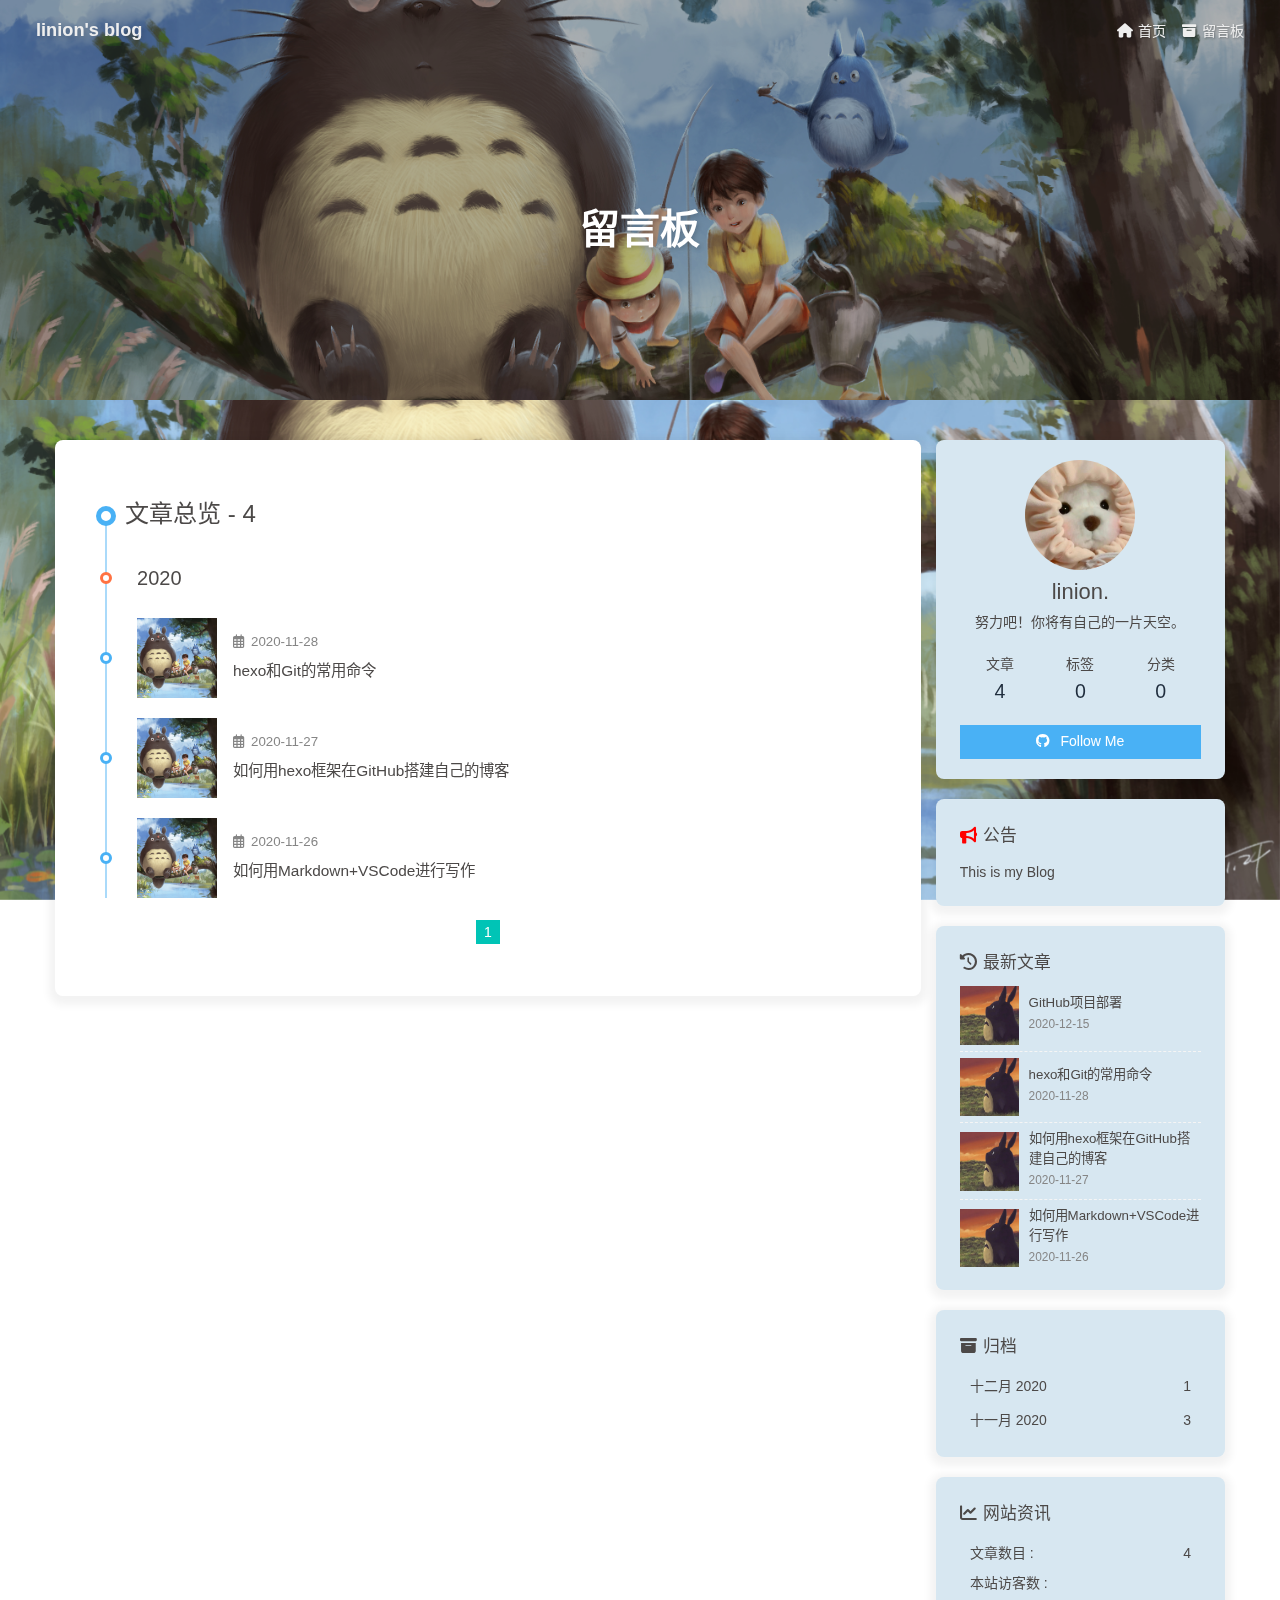
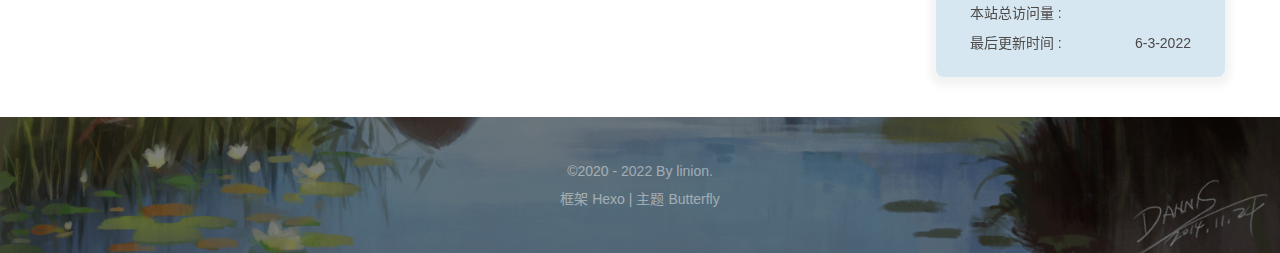
<file: archives/2020/11/index.html>
<!DOCTYPE html><html lang="zh-CN" data-theme="light"><head><meta charset="UTF-8"><meta http-equiv="X-UA-Compatible" content="IE=edge"><meta name="viewport" content="width=device-width, initial-scale=1.0, maximum-scale=1.0, user-scalable=no"><title>留言板 | linion's blog</title><meta name="author" content="linion."><meta name="copyright" content="linion."><meta name="format-detection" content="telephone=no"><meta name="theme-color" content="ffffff"><meta name="description" content="努力吧！你将有自己的一片天空。">
<meta property="og:type" content="website">
<meta property="og:title" content="linion&#39;s blog">
<meta property="og:url" content="http://example.com/archives/2020/11/index.html">
<meta property="og:site_name" content="linion&#39;s blog">
<meta property="og:description" content="努力吧！你将有自己的一片天空。">
<meta property="og:locale" content="zh_CN">
<meta property="og:image" content="http://example.com/img/tx.jpg">
<meta property="article:author" content="linion.">
<meta name="twitter:card" content="summary">
<meta name="twitter:image" content="http://example.com/img/tx.jpg"><link rel="shortcut icon" href="/img/favicon.png"><link rel="canonical" href="http://example.com/archives/2020/11/"><link rel="preconnect" href="//cdn.jsdelivr.net"/><link rel="preconnect" href="//busuanzi.ibruce.info"/><link rel="stylesheet" href="/css/index.css"><link rel="stylesheet" href="https://cdn.jsdelivr.net/npm/@fortawesome/fontawesome-free@6/css/all.min.css" media="print" onload="this.media='all'"><link rel="stylesheet" href="https://cdn.jsdelivr.net/npm/@fancyapps/ui/dist/fancybox.css" media="print" onload="this.media='all'"><script>const GLOBAL_CONFIG = { 
  root: '/',
  algolia: undefined,
  localSearch: undefined,
  translate: undefined,
  noticeOutdate: undefined,
  highlight: {"plugin":"highlighjs","highlightCopy":true,"highlightLang":true,"highlightHeightLimit":false},
  copy: {
    success: '复制成功',
    error: '复制错误',
    noSupport: '浏览器不支持'
  },
  relativeDate: {
    homepage: false,
    post: false
  },
  runtime: '',
  date_suffix: {
    just: '刚刚',
    min: '分钟前',
    hour: '小时前',
    day: '天前',
    month: '个月前'
  },
  copyright: undefined,
  lightbox: 'fancybox',
  Snackbar: undefined,
  source: {
    justifiedGallery: {
      js: 'https://cdn.jsdelivr.net/npm/flickr-justified-gallery@2/dist/fjGallery.min.js',
      css: 'https://cdn.jsdelivr.net/npm/flickr-justified-gallery@2/dist/fjGallery.min.css'
    }
  },
  isPhotoFigcaption: false,
  islazyload: false,
  isAnchor: false
}</script><script id="config-diff">var GLOBAL_CONFIG_SITE = {
  title: '留言板',
  isPost: false,
  isHome: false,
  isHighlightShrink: false,
  isToc: false,
  postUpdate: '2022-06-03 18:25:20'
}</script><noscript><style type="text/css">
  #nav {
    opacity: 1
  }
  .justified-gallery img {
    opacity: 1
  }

  #recent-posts time,
  #post-meta time {
    display: inline !important
  }
</style></noscript><script>(win=>{
    win.saveToLocal = {
      set: function setWithExpiry(key, value, ttl) {
        if (ttl === 0) return
        const now = new Date()
        const expiryDay = ttl * 86400000
        const item = {
          value: value,
          expiry: now.getTime() + expiryDay,
        }
        localStorage.setItem(key, JSON.stringify(item))
      },

      get: function getWithExpiry(key) {
        const itemStr = localStorage.getItem(key)

        if (!itemStr) {
          return undefined
        }
        const item = JSON.parse(itemStr)
        const now = new Date()

        if (now.getTime() > item.expiry) {
          localStorage.removeItem(key)
          return undefined
        }
        return item.value
      }
    }
  
    win.getScript = url => new Promise((resolve, reject) => {
      const script = document.createElement('script')
      script.src = url
      script.async = true
      script.onerror = reject
      script.onload = script.onreadystatechange = function() {
        const loadState = this.readyState
        if (loadState && loadState !== 'loaded' && loadState !== 'complete') return
        script.onload = script.onreadystatechange = null
        resolve()
      }
      document.head.appendChild(script)
    })
  
      win.activateDarkMode = function () {
        document.documentElement.setAttribute('data-theme', 'dark')
        if (document.querySelector('meta[name="theme-color"]') !== null) {
          document.querySelector('meta[name="theme-color"]').setAttribute('content', '#0d0d0d')
        }
      }
      win.activateLightMode = function () {
        document.documentElement.setAttribute('data-theme', 'light')
        if (document.querySelector('meta[name="theme-color"]') !== null) {
          document.querySelector('meta[name="theme-color"]').setAttribute('content', 'ffffff')
        }
      }
      const t = saveToLocal.get('theme')
    
          if (t === 'dark') activateDarkMode()
          else if (t === 'light') activateLightMode()
        
      const asideStatus = saveToLocal.get('aside-status')
      if (asideStatus !== undefined) {
        if (asideStatus === 'hide') {
          document.documentElement.classList.add('hide-aside')
        } else {
          document.documentElement.classList.remove('hide-aside')
        }
      }
    
    const detectApple = () => {
      if(/iPad|iPhone|iPod|Macintosh/.test(navigator.userAgent)){
        document.documentElement.classList.add('apple')
      }
    }
    detectApple()
    })(window)</script><meta name="generator" content="Hexo 6.2.0"></head><body><div id="web_bg"></div><div id="sidebar"><div id="menu-mask"></div><div id="sidebar-menus"><div class="avatar-img is-center"><img src="/img/tx.jpg" onerror="onerror=null;src='/img/friend_404.gif'" alt="avatar"/></div><div class="sidebar-site-data site-data is-center"><a href="/archives/"><div class="headline">文章</div><div class="length-num">4</div></a><a href="/tags/"><div class="headline">标签</div><div class="length-num">0</div></a><a href="/categories/"><div class="headline">分类</div><div class="length-num">0</div></a></div><hr/><div class="menus_items"><div class="menus_item"><a class="site-page" href="/"><i class="fa-fw fas fa-home"></i><span> 首页</span></a></div><div class="menus_item"><a class="site-page" href="/archives/"><i class="fa-fw fas fa-archive"></i><span> 留言板</span></a></div></div></div></div><div class="page" id="body-wrap"><header class="not-home-page" id="page-header" style="background-image: url('/img/lm.jpg')"><nav id="nav"><span id="blog_name"><a id="site-name" href="/">linion's blog</a></span><div id="menus"><div class="menus_items"><div class="menus_item"><a class="site-page" href="/"><i class="fa-fw fas fa-home"></i><span> 首页</span></a></div><div class="menus_item"><a class="site-page" href="/archives/"><i class="fa-fw fas fa-archive"></i><span> 留言板</span></a></div></div><div id="toggle-menu"><a class="site-page"><i class="fas fa-bars fa-fw"></i></a></div></div></nav><div id="page-site-info"><h1 id="site-title">留言板</h1></div></header><main class="layout" id="content-inner"><div id="archive"><div class="article-sort-title">文章总览 - 4</div><div class="article-sort"><div class="article-sort-item year">2020</div><div class="article-sort-item"><a class="article-sort-item-img" href="/2020/11/28/hexo%E5%92%8CGit%E7%9A%84%E5%B8%B8%E7%94%A8%E5%91%BD%E4%BB%A4/" title="hexo和Git的常用命令"><img src="/img/lm.jpg" alt="hexo和Git的常用命令" onerror="this.onerror=null;this.src='/img/lm1.png'"></a><div class="article-sort-item-info"><div class="article-sort-item-time"><i class="far fa-calendar-alt"></i><time class="post-meta-date-created" datetime="2020-11-27T16:25:58.000Z" title="发表于 2020-11-28 00:25:58">2020-11-28</time></div><a class="article-sort-item-title" href="/2020/11/28/hexo%E5%92%8CGit%E7%9A%84%E5%B8%B8%E7%94%A8%E5%91%BD%E4%BB%A4/" title="hexo和Git的常用命令">hexo和Git的常用命令</a></div></div><div class="article-sort-item"><a class="article-sort-item-img" href="/2020/11/27/%E5%A6%82%E4%BD%95%E7%94%A8hexo%E6%A1%86%E6%9E%B6%E5%9C%A8GitHub%E6%90%AD%E5%BB%BA%E8%87%AA%E5%B7%B1%E7%9A%84%E5%8D%9A%E5%AE%A2/" title="如何用hexo框架在GitHub搭建自己的博客"><img src="/img/lm.jpg" alt="如何用hexo框架在GitHub搭建自己的博客" onerror="this.onerror=null;this.src='/img/lm1.png'"></a><div class="article-sort-item-info"><div class="article-sort-item-time"><i class="far fa-calendar-alt"></i><time class="post-meta-date-created" datetime="2020-11-27T10:53:58.000Z" title="发表于 2020-11-27 18:53:58">2020-11-27</time></div><a class="article-sort-item-title" href="/2020/11/27/%E5%A6%82%E4%BD%95%E7%94%A8hexo%E6%A1%86%E6%9E%B6%E5%9C%A8GitHub%E6%90%AD%E5%BB%BA%E8%87%AA%E5%B7%B1%E7%9A%84%E5%8D%9A%E5%AE%A2/" title="如何用hexo框架在GitHub搭建自己的博客">如何用hexo框架在GitHub搭建自己的博客</a></div></div><div class="article-sort-item"><a class="article-sort-item-img" href="/2020/11/26/%E5%A6%82%E4%BD%95%E7%94%A8Markdown+VSCode%E8%BF%9B%E8%A1%8C%E5%86%99%E4%BD%9C/" title="如何用Markdown+VSCode进行写作"><img src="/img/lm.jpg" alt="如何用Markdown+VSCode进行写作" onerror="this.onerror=null;this.src='/img/lm1.png'"></a><div class="article-sort-item-info"><div class="article-sort-item-time"><i class="far fa-calendar-alt"></i><time class="post-meta-date-created" datetime="2020-11-25T16:25:58.000Z" title="发表于 2020-11-26 00:25:58">2020-11-26</time></div><a class="article-sort-item-title" href="/2020/11/26/%E5%A6%82%E4%BD%95%E7%94%A8Markdown+VSCode%E8%BF%9B%E8%A1%8C%E5%86%99%E4%BD%9C/" title="如何用Markdown+VSCode进行写作">如何用Markdown+VSCode进行写作</a></div></div></div><nav id="pagination"><div class="pagination"><span class="page-number current">1</span></div></nav></div><div class="aside-content" id="aside-content"><div class="card-widget card-info"><div class="is-center"><div class="avatar-img"><img src="/img/tx.jpg" onerror="this.onerror=null;this.src='/img/friend_404.gif'" alt="avatar"/></div><div class="author-info__name">linion.</div><div class="author-info__description">努力吧！你将有自己的一片天空。</div></div><div class="card-info-data site-data is-center"><a href="/archives/"><div class="headline">文章</div><div class="length-num">4</div></a><a href="/tags/"><div class="headline">标签</div><div class="length-num">0</div></a><a href="/categories/"><div class="headline">分类</div><div class="length-num">0</div></a></div><a id="card-info-btn" target="_blank" rel="noopener" href="https://github.com/xxxxxx"><i class="fab fa-github"></i><span>Follow Me</span></a></div><div class="card-widget card-announcement"><div class="item-headline"><i class="fas fa-bullhorn fa-shake"></i><span>公告</span></div><div class="announcement_content">This is my Blog</div></div><div class="sticky_layout"><div class="card-widget card-recent-post"><div class="item-headline"><i class="fas fa-history"></i><span>最新文章</span></div><div class="aside-list"><div class="aside-list-item"><a class="thumbnail" href="/2020/12/15/GitHub%E9%A1%B9%E7%9B%AE%E9%83%A8%E7%BD%B2/" title="GitHub项目部署"><img src="/img/lm1.png" onerror="this.onerror=null;this.src='/img/lm1.png'" alt="GitHub项目部署"/></a><div class="content"><a class="title" href="/2020/12/15/GitHub%E9%A1%B9%E7%9B%AE%E9%83%A8%E7%BD%B2/" title="GitHub项目部署">GitHub项目部署</a><time datetime="2020-12-15T07:25:45.000Z" title="发表于 2020-12-15 15:25:45">2020-12-15</time></div></div><div class="aside-list-item"><a class="thumbnail" href="/2020/11/28/hexo%E5%92%8CGit%E7%9A%84%E5%B8%B8%E7%94%A8%E5%91%BD%E4%BB%A4/" title="hexo和Git的常用命令"><img src="/img/lm1.png" onerror="this.onerror=null;this.src='/img/lm1.png'" alt="hexo和Git的常用命令"/></a><div class="content"><a class="title" href="/2020/11/28/hexo%E5%92%8CGit%E7%9A%84%E5%B8%B8%E7%94%A8%E5%91%BD%E4%BB%A4/" title="hexo和Git的常用命令">hexo和Git的常用命令</a><time datetime="2020-11-27T16:25:58.000Z" title="发表于 2020-11-28 00:25:58">2020-11-28</time></div></div><div class="aside-list-item"><a class="thumbnail" href="/2020/11/27/%E5%A6%82%E4%BD%95%E7%94%A8hexo%E6%A1%86%E6%9E%B6%E5%9C%A8GitHub%E6%90%AD%E5%BB%BA%E8%87%AA%E5%B7%B1%E7%9A%84%E5%8D%9A%E5%AE%A2/" title="如何用hexo框架在GitHub搭建自己的博客"><img src="/img/lm1.png" onerror="this.onerror=null;this.src='/img/lm1.png'" alt="如何用hexo框架在GitHub搭建自己的博客"/></a><div class="content"><a class="title" href="/2020/11/27/%E5%A6%82%E4%BD%95%E7%94%A8hexo%E6%A1%86%E6%9E%B6%E5%9C%A8GitHub%E6%90%AD%E5%BB%BA%E8%87%AA%E5%B7%B1%E7%9A%84%E5%8D%9A%E5%AE%A2/" title="如何用hexo框架在GitHub搭建自己的博客">如何用hexo框架在GitHub搭建自己的博客</a><time datetime="2020-11-27T10:53:58.000Z" title="发表于 2020-11-27 18:53:58">2020-11-27</time></div></div><div class="aside-list-item"><a class="thumbnail" href="/2020/11/26/%E5%A6%82%E4%BD%95%E7%94%A8Markdown+VSCode%E8%BF%9B%E8%A1%8C%E5%86%99%E4%BD%9C/" title="如何用Markdown+VSCode进行写作"><img src="/img/lm1.png" onerror="this.onerror=null;this.src='/img/lm1.png'" alt="如何用Markdown+VSCode进行写作"/></a><div class="content"><a class="title" href="/2020/11/26/%E5%A6%82%E4%BD%95%E7%94%A8Markdown+VSCode%E8%BF%9B%E8%A1%8C%E5%86%99%E4%BD%9C/" title="如何用Markdown+VSCode进行写作">如何用Markdown+VSCode进行写作</a><time datetime="2020-11-25T16:25:58.000Z" title="发表于 2020-11-26 00:25:58">2020-11-26</time></div></div></div></div><div class="card-widget card-archives"><div class="item-headline"><i class="fas fa-archive"></i><span>归档</span></div><ul class="card-archive-list"><li class="card-archive-list-item"><a class="card-archive-list-link" href="/archives/2020/12/"><span class="card-archive-list-date">十二月 2020</span><span class="card-archive-list-count">1</span></a></li><li class="card-archive-list-item"><a class="card-archive-list-link" href="/archives/2020/11/"><span class="card-archive-list-date">十一月 2020</span><span class="card-archive-list-count">3</span></a></li></ul></div><div class="card-widget card-webinfo"><div class="item-headline"><i class="fas fa-chart-line"></i><span>网站资讯</span></div><div class="webinfo"><div class="webinfo-item"><div class="item-name">文章数目 :</div><div class="item-count">4</div></div><div class="webinfo-item"><div class="item-name">本站访客数 :</div><div class="item-count" id="busuanzi_value_site_uv"></div></div><div class="webinfo-item"><div class="item-name">本站总访问量 :</div><div class="item-count" id="busuanzi_value_site_pv"></div></div><div class="webinfo-item"><div class="item-name">最后更新时间 :</div><div class="item-count" id="last-push-date" data-lastPushDate="2022-06-03T10:25:20.564Z"></div></div></div></div></div></div></main><footer id="footer" style="background-image: url('/img/lm.jpg')"><div id="footer-wrap"><div class="copyright">&copy;2020 - 2022 By linion.</div><div class="framework-info"><span>框架 </span><a target="_blank" rel="noopener" href="https://hexo.io">Hexo</a><span class="footer-separator">|</span><span>主题 </span><a target="_blank" rel="noopener" href="https://github.com/jerryc127/hexo-theme-butterfly">Butterfly</a></div></div></footer></div><div id="rightside"><div id="rightside-config-hide"><button id="darkmode" type="button" title="浅色和深色模式转换"><i class="fas fa-adjust"></i></button><button id="hide-aside-btn" type="button" title="单栏和双栏切换"><i class="fas fa-arrows-alt-h"></i></button></div><div id="rightside-config-show"><button id="rightside_config" type="button" title="设置"><i class="fas fa-cog fa-spin"></i></button><button id="go-up" type="button" title="回到顶部"><i class="fas fa-arrow-up"></i></button></div></div><div><script src="/js/utils.js"></script><script src="/js/main.js"></script><script src="https://cdn.jsdelivr.net/npm/@fancyapps/ui/dist/fancybox.umd.js"></script><div class="js-pjax"></div><script async data-pjax src="//busuanzi.ibruce.info/busuanzi/2.3/busuanzi.pure.mini.js"></script></div></body></html>
</file>
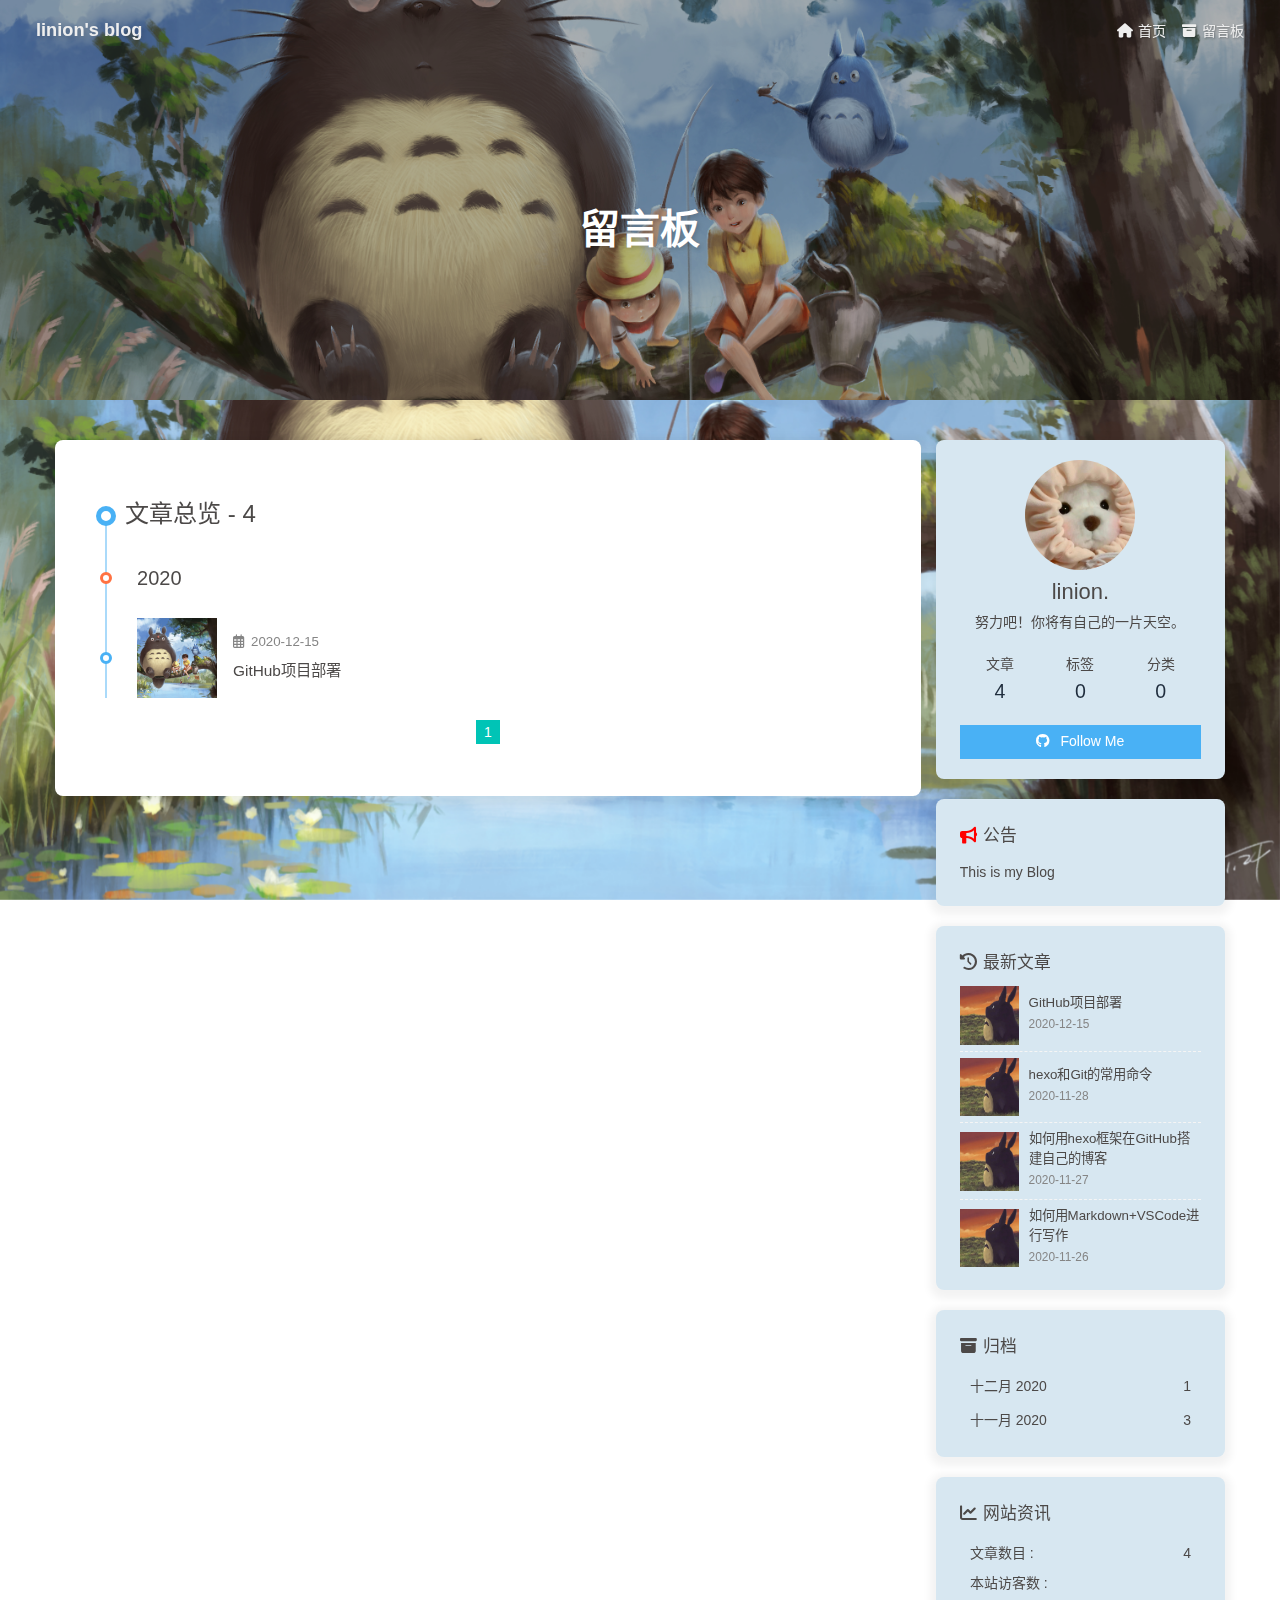
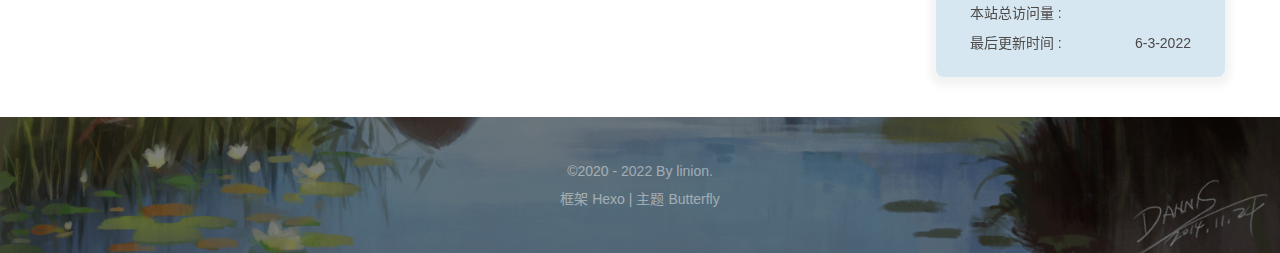
<file: archives/2020/12/index.html>
<!DOCTYPE html><html lang="zh-CN" data-theme="light"><head><meta charset="UTF-8"><meta http-equiv="X-UA-Compatible" content="IE=edge"><meta name="viewport" content="width=device-width, initial-scale=1.0, maximum-scale=1.0, user-scalable=no"><title>留言板 | linion's blog</title><meta name="author" content="linion."><meta name="copyright" content="linion."><meta name="format-detection" content="telephone=no"><meta name="theme-color" content="ffffff"><meta name="description" content="努力吧！你将有自己的一片天空。">
<meta property="og:type" content="website">
<meta property="og:title" content="linion&#39;s blog">
<meta property="og:url" content="http://example.com/archives/2020/12/index.html">
<meta property="og:site_name" content="linion&#39;s blog">
<meta property="og:description" content="努力吧！你将有自己的一片天空。">
<meta property="og:locale" content="zh_CN">
<meta property="og:image" content="http://example.com/img/tx.jpg">
<meta property="article:author" content="linion.">
<meta name="twitter:card" content="summary">
<meta name="twitter:image" content="http://example.com/img/tx.jpg"><link rel="shortcut icon" href="/img/favicon.png"><link rel="canonical" href="http://example.com/archives/2020/12/"><link rel="preconnect" href="//cdn.jsdelivr.net"/><link rel="preconnect" href="//busuanzi.ibruce.info"/><link rel="stylesheet" href="/css/index.css"><link rel="stylesheet" href="https://cdn.jsdelivr.net/npm/@fortawesome/fontawesome-free@6/css/all.min.css" media="print" onload="this.media='all'"><link rel="stylesheet" href="https://cdn.jsdelivr.net/npm/@fancyapps/ui/dist/fancybox.css" media="print" onload="this.media='all'"><script>const GLOBAL_CONFIG = { 
  root: '/',
  algolia: undefined,
  localSearch: undefined,
  translate: undefined,
  noticeOutdate: undefined,
  highlight: {"plugin":"highlighjs","highlightCopy":true,"highlightLang":true,"highlightHeightLimit":false},
  copy: {
    success: '复制成功',
    error: '复制错误',
    noSupport: '浏览器不支持'
  },
  relativeDate: {
    homepage: false,
    post: false
  },
  runtime: '',
  date_suffix: {
    just: '刚刚',
    min: '分钟前',
    hour: '小时前',
    day: '天前',
    month: '个月前'
  },
  copyright: undefined,
  lightbox: 'fancybox',
  Snackbar: undefined,
  source: {
    justifiedGallery: {
      js: 'https://cdn.jsdelivr.net/npm/flickr-justified-gallery@2/dist/fjGallery.min.js',
      css: 'https://cdn.jsdelivr.net/npm/flickr-justified-gallery@2/dist/fjGallery.min.css'
    }
  },
  isPhotoFigcaption: false,
  islazyload: false,
  isAnchor: false
}</script><script id="config-diff">var GLOBAL_CONFIG_SITE = {
  title: '留言板',
  isPost: false,
  isHome: false,
  isHighlightShrink: false,
  isToc: false,
  postUpdate: '2022-06-03 18:25:20'
}</script><noscript><style type="text/css">
  #nav {
    opacity: 1
  }
  .justified-gallery img {
    opacity: 1
  }

  #recent-posts time,
  #post-meta time {
    display: inline !important
  }
</style></noscript><script>(win=>{
    win.saveToLocal = {
      set: function setWithExpiry(key, value, ttl) {
        if (ttl === 0) return
        const now = new Date()
        const expiryDay = ttl * 86400000
        const item = {
          value: value,
          expiry: now.getTime() + expiryDay,
        }
        localStorage.setItem(key, JSON.stringify(item))
      },

      get: function getWithExpiry(key) {
        const itemStr = localStorage.getItem(key)

        if (!itemStr) {
          return undefined
        }
        const item = JSON.parse(itemStr)
        const now = new Date()

        if (now.getTime() > item.expiry) {
          localStorage.removeItem(key)
          return undefined
        }
        return item.value
      }
    }
  
    win.getScript = url => new Promise((resolve, reject) => {
      const script = document.createElement('script')
      script.src = url
      script.async = true
      script.onerror = reject
      script.onload = script.onreadystatechange = function() {
        const loadState = this.readyState
        if (loadState && loadState !== 'loaded' && loadState !== 'complete') return
        script.onload = script.onreadystatechange = null
        resolve()
      }
      document.head.appendChild(script)
    })
  
      win.activateDarkMode = function () {
        document.documentElement.setAttribute('data-theme', 'dark')
        if (document.querySelector('meta[name="theme-color"]') !== null) {
          document.querySelector('meta[name="theme-color"]').setAttribute('content', '#0d0d0d')
        }
      }
      win.activateLightMode = function () {
        document.documentElement.setAttribute('data-theme', 'light')
        if (document.querySelector('meta[name="theme-color"]') !== null) {
          document.querySelector('meta[name="theme-color"]').setAttribute('content', 'ffffff')
        }
      }
      const t = saveToLocal.get('theme')
    
          if (t === 'dark') activateDarkMode()
          else if (t === 'light') activateLightMode()
        
      const asideStatus = saveToLocal.get('aside-status')
      if (asideStatus !== undefined) {
        if (asideStatus === 'hide') {
          document.documentElement.classList.add('hide-aside')
        } else {
          document.documentElement.classList.remove('hide-aside')
        }
      }
    
    const detectApple = () => {
      if(/iPad|iPhone|iPod|Macintosh/.test(navigator.userAgent)){
        document.documentElement.classList.add('apple')
      }
    }
    detectApple()
    })(window)</script><meta name="generator" content="Hexo 6.2.0"></head><body><div id="web_bg"></div><div id="sidebar"><div id="menu-mask"></div><div id="sidebar-menus"><div class="avatar-img is-center"><img src="/img/tx.jpg" onerror="onerror=null;src='/img/friend_404.gif'" alt="avatar"/></div><div class="sidebar-site-data site-data is-center"><a href="/archives/"><div class="headline">文章</div><div class="length-num">4</div></a><a href="/tags/"><div class="headline">标签</div><div class="length-num">0</div></a><a href="/categories/"><div class="headline">分类</div><div class="length-num">0</div></a></div><hr/><div class="menus_items"><div class="menus_item"><a class="site-page" href="/"><i class="fa-fw fas fa-home"></i><span> 首页</span></a></div><div class="menus_item"><a class="site-page" href="/archives/"><i class="fa-fw fas fa-archive"></i><span> 留言板</span></a></div></div></div></div><div class="page" id="body-wrap"><header class="not-home-page" id="page-header" style="background-image: url('/img/lm.jpg')"><nav id="nav"><span id="blog_name"><a id="site-name" href="/">linion's blog</a></span><div id="menus"><div class="menus_items"><div class="menus_item"><a class="site-page" href="/"><i class="fa-fw fas fa-home"></i><span> 首页</span></a></div><div class="menus_item"><a class="site-page" href="/archives/"><i class="fa-fw fas fa-archive"></i><span> 留言板</span></a></div></div><div id="toggle-menu"><a class="site-page"><i class="fas fa-bars fa-fw"></i></a></div></div></nav><div id="page-site-info"><h1 id="site-title">留言板</h1></div></header><main class="layout" id="content-inner"><div id="archive"><div class="article-sort-title">文章总览 - 4</div><div class="article-sort"><div class="article-sort-item year">2020</div><div class="article-sort-item"><a class="article-sort-item-img" href="/2020/12/15/GitHub%E9%A1%B9%E7%9B%AE%E9%83%A8%E7%BD%B2/" title="GitHub项目部署"><img src="/img/lm.jpg" alt="GitHub项目部署" onerror="this.onerror=null;this.src='/img/lm1.png'"></a><div class="article-sort-item-info"><div class="article-sort-item-time"><i class="far fa-calendar-alt"></i><time class="post-meta-date-created" datetime="2020-12-15T07:25:45.000Z" title="发表于 2020-12-15 15:25:45">2020-12-15</time></div><a class="article-sort-item-title" href="/2020/12/15/GitHub%E9%A1%B9%E7%9B%AE%E9%83%A8%E7%BD%B2/" title="GitHub项目部署">GitHub项目部署</a></div></div></div><nav id="pagination"><div class="pagination"><span class="page-number current">1</span></div></nav></div><div class="aside-content" id="aside-content"><div class="card-widget card-info"><div class="is-center"><div class="avatar-img"><img src="/img/tx.jpg" onerror="this.onerror=null;this.src='/img/friend_404.gif'" alt="avatar"/></div><div class="author-info__name">linion.</div><div class="author-info__description">努力吧！你将有自己的一片天空。</div></div><div class="card-info-data site-data is-center"><a href="/archives/"><div class="headline">文章</div><div class="length-num">4</div></a><a href="/tags/"><div class="headline">标签</div><div class="length-num">0</div></a><a href="/categories/"><div class="headline">分类</div><div class="length-num">0</div></a></div><a id="card-info-btn" target="_blank" rel="noopener" href="https://github.com/xxxxxx"><i class="fab fa-github"></i><span>Follow Me</span></a></div><div class="card-widget card-announcement"><div class="item-headline"><i class="fas fa-bullhorn fa-shake"></i><span>公告</span></div><div class="announcement_content">This is my Blog</div></div><div class="sticky_layout"><div class="card-widget card-recent-post"><div class="item-headline"><i class="fas fa-history"></i><span>最新文章</span></div><div class="aside-list"><div class="aside-list-item"><a class="thumbnail" href="/2020/12/15/GitHub%E9%A1%B9%E7%9B%AE%E9%83%A8%E7%BD%B2/" title="GitHub项目部署"><img src="/img/lm1.png" onerror="this.onerror=null;this.src='/img/lm1.png'" alt="GitHub项目部署"/></a><div class="content"><a class="title" href="/2020/12/15/GitHub%E9%A1%B9%E7%9B%AE%E9%83%A8%E7%BD%B2/" title="GitHub项目部署">GitHub项目部署</a><time datetime="2020-12-15T07:25:45.000Z" title="发表于 2020-12-15 15:25:45">2020-12-15</time></div></div><div class="aside-list-item"><a class="thumbnail" href="/2020/11/28/hexo%E5%92%8CGit%E7%9A%84%E5%B8%B8%E7%94%A8%E5%91%BD%E4%BB%A4/" title="hexo和Git的常用命令"><img src="/img/lm1.png" onerror="this.onerror=null;this.src='/img/lm1.png'" alt="hexo和Git的常用命令"/></a><div class="content"><a class="title" href="/2020/11/28/hexo%E5%92%8CGit%E7%9A%84%E5%B8%B8%E7%94%A8%E5%91%BD%E4%BB%A4/" title="hexo和Git的常用命令">hexo和Git的常用命令</a><time datetime="2020-11-27T16:25:58.000Z" title="发表于 2020-11-28 00:25:58">2020-11-28</time></div></div><div class="aside-list-item"><a class="thumbnail" href="/2020/11/27/%E5%A6%82%E4%BD%95%E7%94%A8hexo%E6%A1%86%E6%9E%B6%E5%9C%A8GitHub%E6%90%AD%E5%BB%BA%E8%87%AA%E5%B7%B1%E7%9A%84%E5%8D%9A%E5%AE%A2/" title="如何用hexo框架在GitHub搭建自己的博客"><img src="/img/lm1.png" onerror="this.onerror=null;this.src='/img/lm1.png'" alt="如何用hexo框架在GitHub搭建自己的博客"/></a><div class="content"><a class="title" href="/2020/11/27/%E5%A6%82%E4%BD%95%E7%94%A8hexo%E6%A1%86%E6%9E%B6%E5%9C%A8GitHub%E6%90%AD%E5%BB%BA%E8%87%AA%E5%B7%B1%E7%9A%84%E5%8D%9A%E5%AE%A2/" title="如何用hexo框架在GitHub搭建自己的博客">如何用hexo框架在GitHub搭建自己的博客</a><time datetime="2020-11-27T10:53:58.000Z" title="发表于 2020-11-27 18:53:58">2020-11-27</time></div></div><div class="aside-list-item"><a class="thumbnail" href="/2020/11/26/%E5%A6%82%E4%BD%95%E7%94%A8Markdown+VSCode%E8%BF%9B%E8%A1%8C%E5%86%99%E4%BD%9C/" title="如何用Markdown+VSCode进行写作"><img src="/img/lm1.png" onerror="this.onerror=null;this.src='/img/lm1.png'" alt="如何用Markdown+VSCode进行写作"/></a><div class="content"><a class="title" href="/2020/11/26/%E5%A6%82%E4%BD%95%E7%94%A8Markdown+VSCode%E8%BF%9B%E8%A1%8C%E5%86%99%E4%BD%9C/" title="如何用Markdown+VSCode进行写作">如何用Markdown+VSCode进行写作</a><time datetime="2020-11-25T16:25:58.000Z" title="发表于 2020-11-26 00:25:58">2020-11-26</time></div></div></div></div><div class="card-widget card-archives"><div class="item-headline"><i class="fas fa-archive"></i><span>归档</span></div><ul class="card-archive-list"><li class="card-archive-list-item"><a class="card-archive-list-link" href="/archives/2020/12/"><span class="card-archive-list-date">十二月 2020</span><span class="card-archive-list-count">1</span></a></li><li class="card-archive-list-item"><a class="card-archive-list-link" href="/archives/2020/11/"><span class="card-archive-list-date">十一月 2020</span><span class="card-archive-list-count">3</span></a></li></ul></div><div class="card-widget card-webinfo"><div class="item-headline"><i class="fas fa-chart-line"></i><span>网站资讯</span></div><div class="webinfo"><div class="webinfo-item"><div class="item-name">文章数目 :</div><div class="item-count">4</div></div><div class="webinfo-item"><div class="item-name">本站访客数 :</div><div class="item-count" id="busuanzi_value_site_uv"></div></div><div class="webinfo-item"><div class="item-name">本站总访问量 :</div><div class="item-count" id="busuanzi_value_site_pv"></div></div><div class="webinfo-item"><div class="item-name">最后更新时间 :</div><div class="item-count" id="last-push-date" data-lastPushDate="2022-06-03T10:25:20.564Z"></div></div></div></div></div></div></main><footer id="footer" style="background-image: url('/img/lm.jpg')"><div id="footer-wrap"><div class="copyright">&copy;2020 - 2022 By linion.</div><div class="framework-info"><span>框架 </span><a target="_blank" rel="noopener" href="https://hexo.io">Hexo</a><span class="footer-separator">|</span><span>主题 </span><a target="_blank" rel="noopener" href="https://github.com/jerryc127/hexo-theme-butterfly">Butterfly</a></div></div></footer></div><div id="rightside"><div id="rightside-config-hide"><button id="darkmode" type="button" title="浅色和深色模式转换"><i class="fas fa-adjust"></i></button><button id="hide-aside-btn" type="button" title="单栏和双栏切换"><i class="fas fa-arrows-alt-h"></i></button></div><div id="rightside-config-show"><button id="rightside_config" type="button" title="设置"><i class="fas fa-cog fa-spin"></i></button><button id="go-up" type="button" title="回到顶部"><i class="fas fa-arrow-up"></i></button></div></div><div><script src="/js/utils.js"></script><script src="/js/main.js"></script><script src="https://cdn.jsdelivr.net/npm/@fancyapps/ui/dist/fancybox.umd.js"></script><div class="js-pjax"></div><script async data-pjax src="//busuanzi.ibruce.info/busuanzi/2.3/busuanzi.pure.mini.js"></script></div></body></html>
</file>
